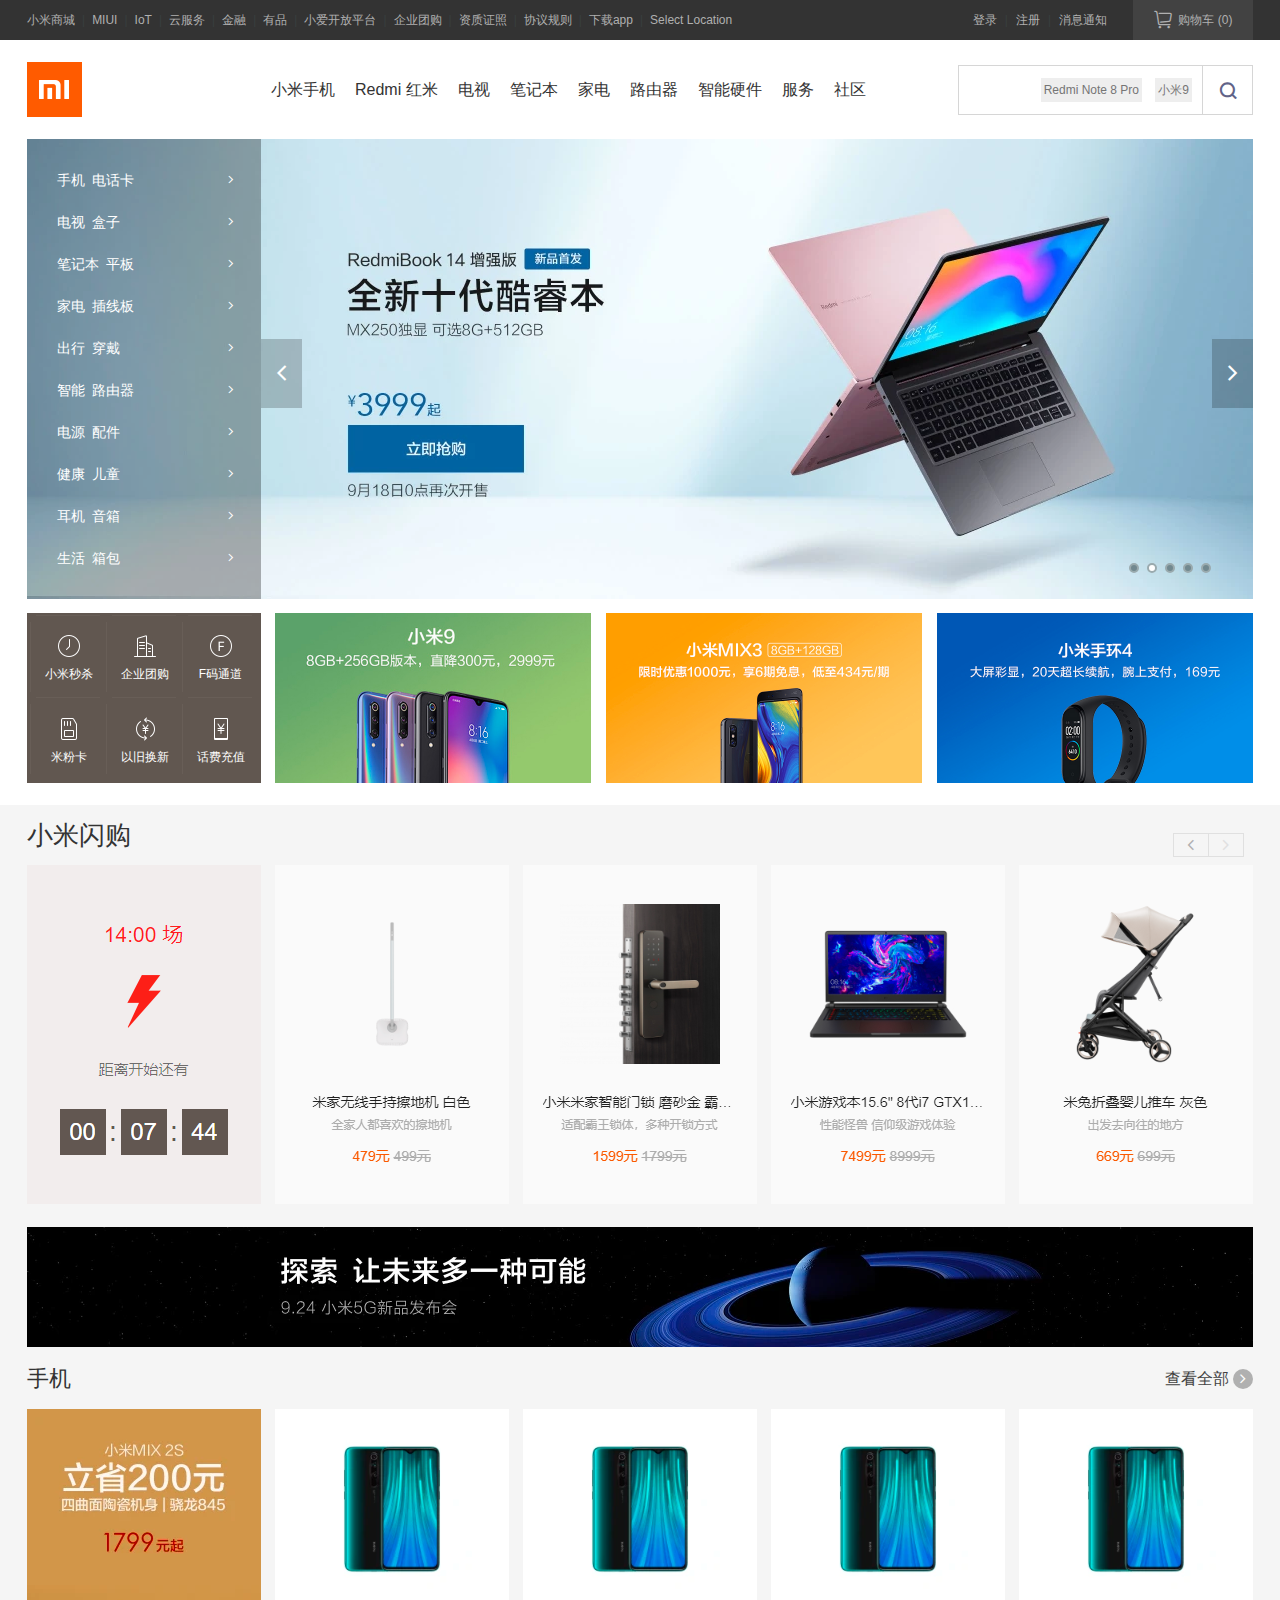
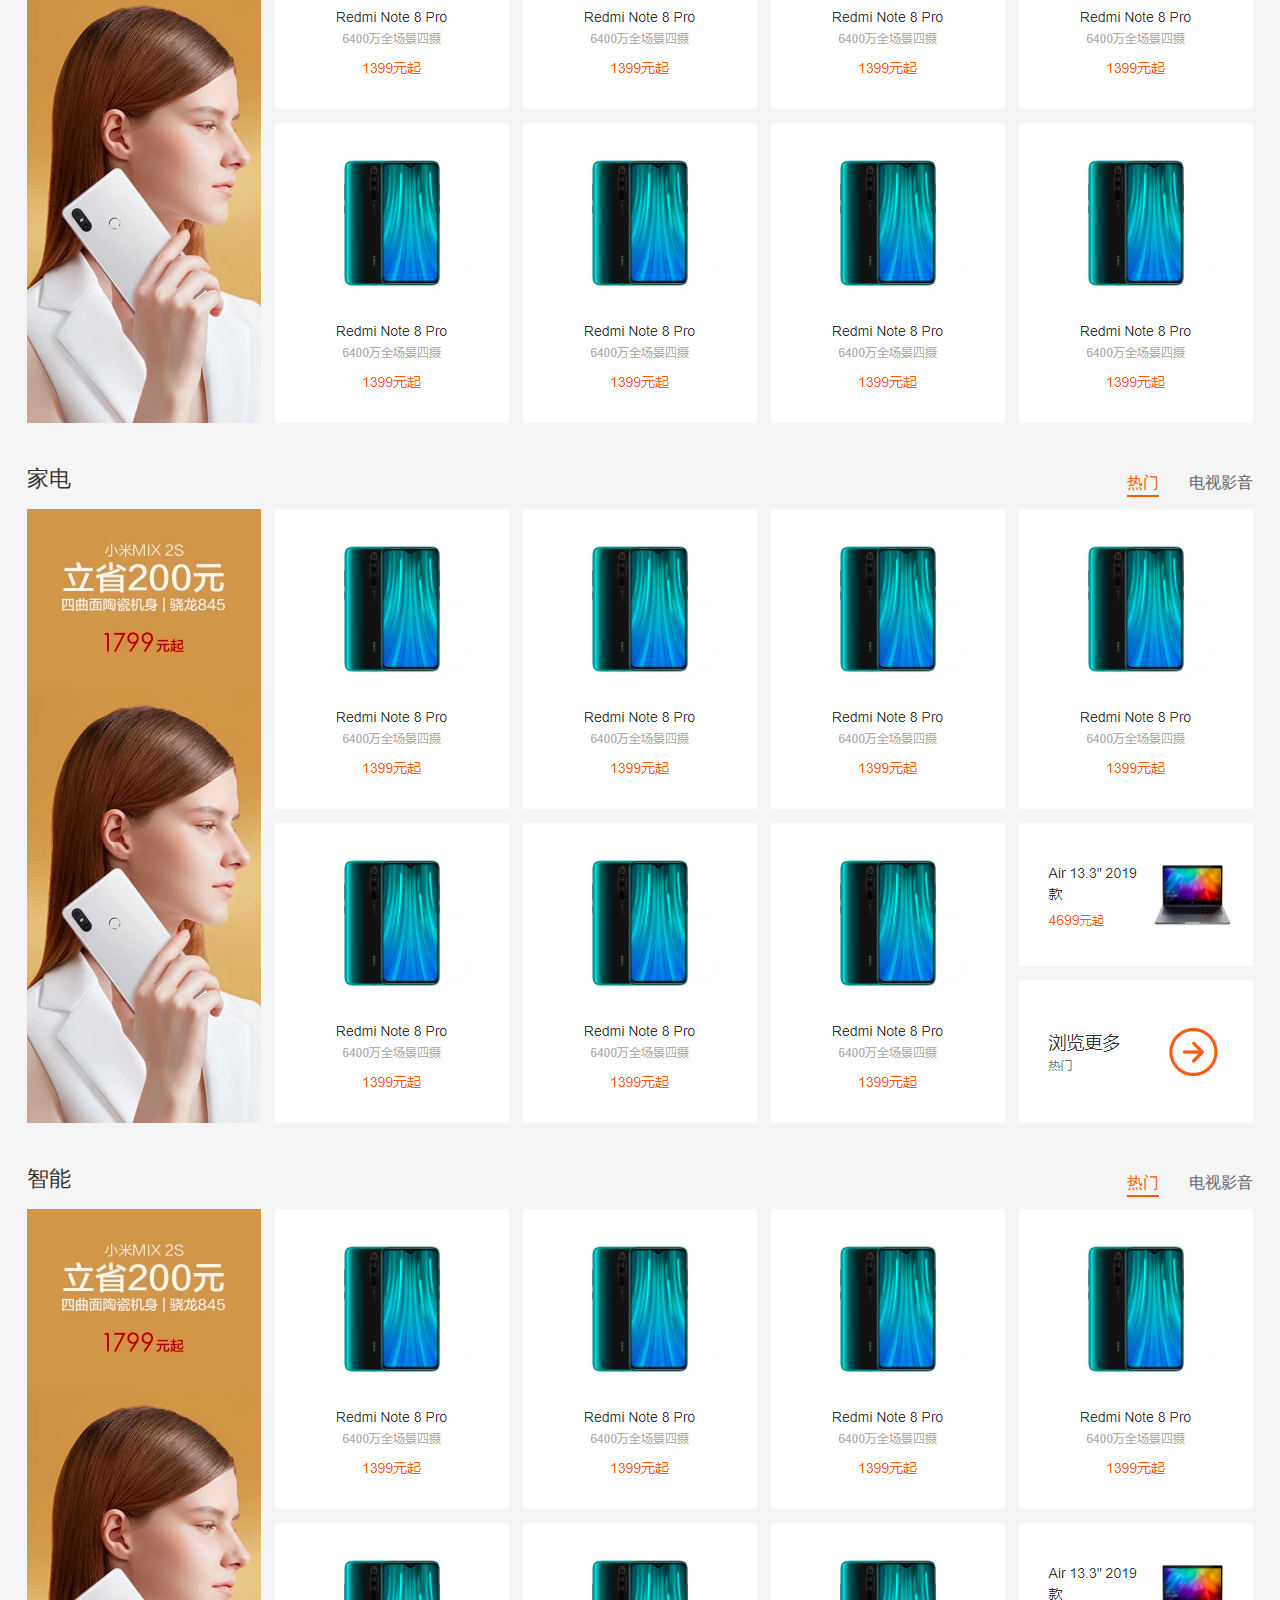
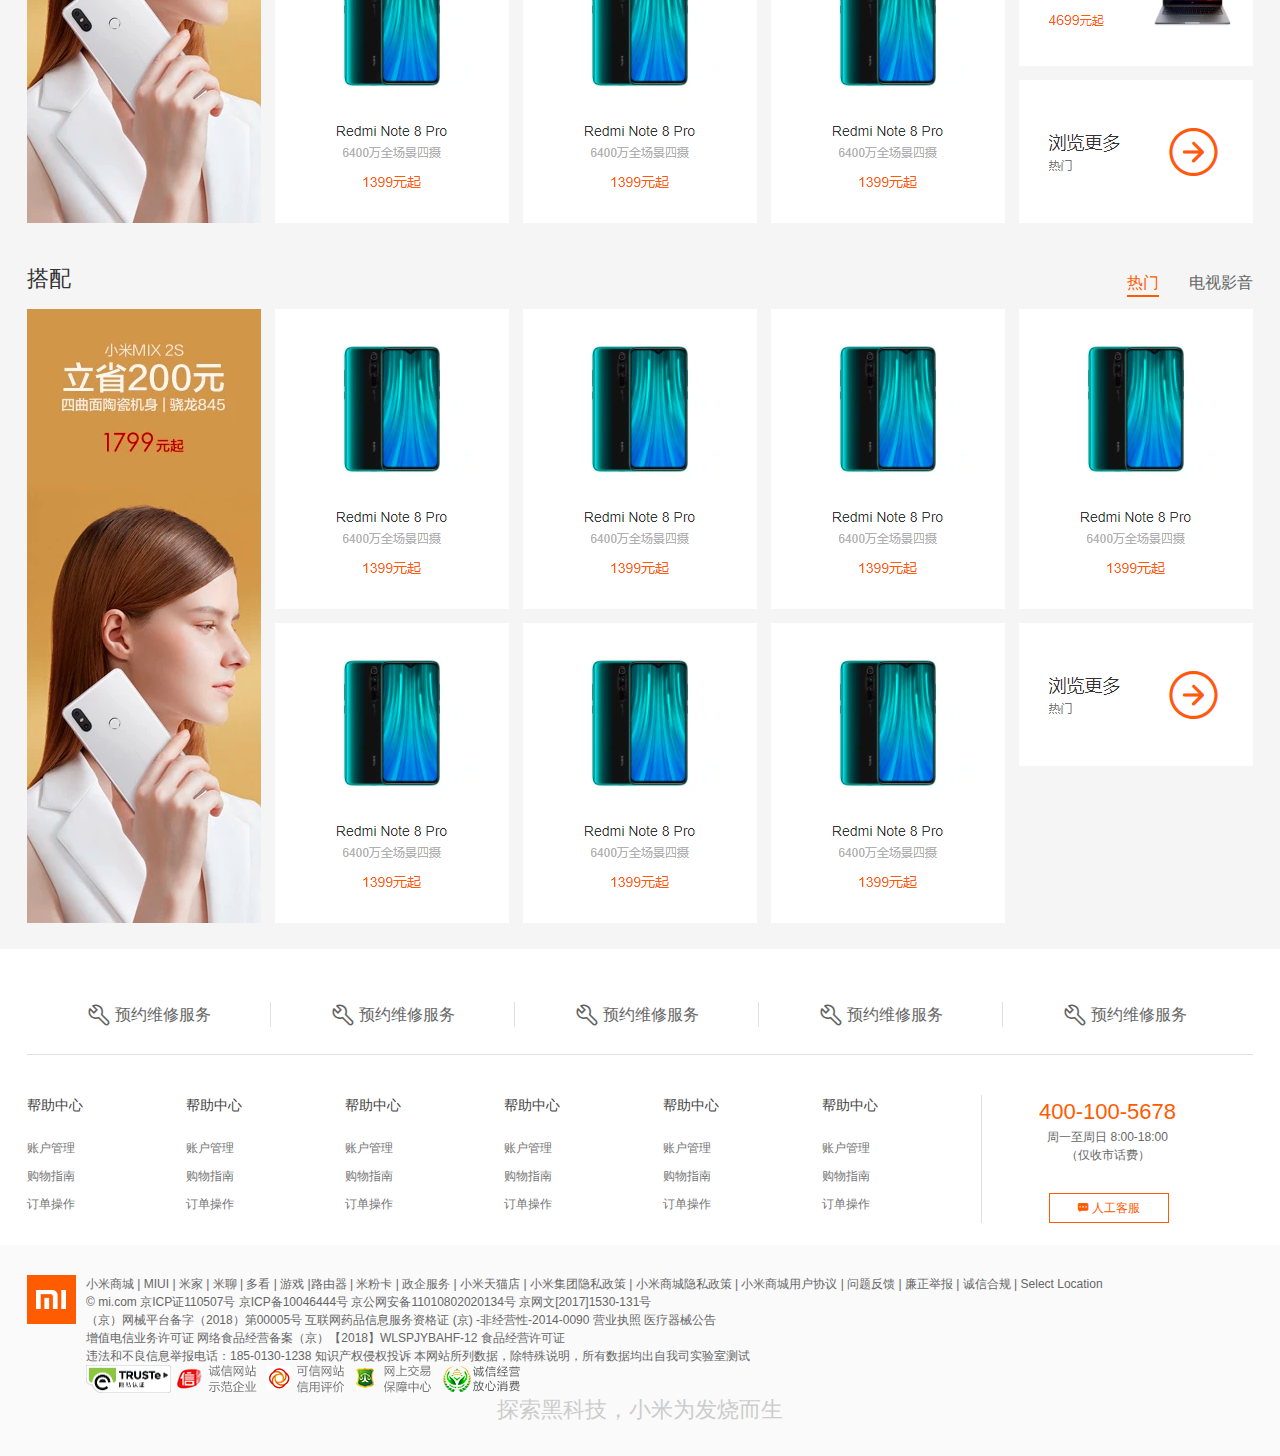
<file: index.html>
<!DOCTYPE html>
<html lang="en">

<head>
	<meta charset="UTF-8">
	<title>小米商城 - Redmi Note 8、小米CC9、小米MIX 3，小米电视官方网站</title>
	<meta name="descriptions"
		content="小米商城直营小米公司旗下所有产品，包括小米手机系列小米CC9、小米9、小米MIX 3，Redmi 红米系列Redmi K20 Pro、Redmi Note 8，小米电视、红米电视、笔记本、米家智能家居等，同时提供小米客户服务及售后支持。">
	<meta name="keywords" content="小米,小米9,小米cc9,Redmi K20,Redmi Note 8,小米MIX3,小米商城">
	<!-- 引入初始化样式文件 -->
	<link rel="stylesheet" href="css/base.css">
	<!-- 引入公共模块样式文件 -->
	<link rel="stylesheet" href="css/common.css">
	<!-- 引入首页样式文件 -->
	<link rel="stylesheet" href="css/index.css">
</head>

<body>
	<!-- topbar start -->
	<div class="topbar">
		<div class="w">
			<div class="topbar_left">
				<a href="#">小米商城</a>
				<a href="#" class="sep">|</a>
				<a href="#">MIUI</a>
				<a href="#" class="sep">|</a>
				<a href="#">IoT</a>
				<a href="#" class="sep">|</a>
				<a href="#">云服务</a>
				<a href="#" class="sep">|</a>
				<a href="#">金融</a>
				<a href="#" class="sep">|</a>
				<a href="#">有品</a>
				<a href="#" class="sep">|</a>
				<a href="#">小爱开放平台</a>
				<a href="#" class="sep">|</a>
				<a href="#">企业团购</a>
				<a href="#" class="sep">|</a>
				<a href="#">资质证照</a>
				<a href="#" class="sep">|</a>
				<a href="#">协议规则</a>
				<a href="#" class="sep">|</a>
				<a href="#">下载app</a>
				<a href="#" class="sep">|</a>
				<a href="#">Select Location</a>
			</div>
			<div class="topbar_right">
				<a href="login.html" class="login">登录</a>
				<a href="#" class="sep">|</a>
				<a class="reg">注册</a>
				<a href="#" class="sep">|</a>
				<a class="message">消息通知</a>
				<a class="shopcar">
					<i>&#xe654</i>购物车
					(<em>0</em>)
				</a>
			</div>
		</div>
	</div>
	<!-- topbar end -->

	<!-- header start -->
	<div class="header w">
		<a href="index.html" class="header_logo fl">

		</a>
		<div class="header_nav fl">
			<a href="#">小米手机</a>
			<a href="#">Redmi 红米</a>
			<a href="#">电视</a>
			<a href="#">笔记本</a>
			<a href="#">家电</a>
			<a href="#">路由器</a>
			<a href="#">智能硬件</a>
			<a href="service.html">服务</a>
			<a href="#">社区</a>
		</div>
		<div class="header_search fr">
			<div>
				<input type="text">
				<span class="hotwords word1">Redmi Note 8 Pro</span>
				<span class="hotwords word2">小米9</span>
			</div>
			<button>&#xe617;</button>
		</div>
	</div>
	<!-- header end -->

	<!-- banner start -->
	<div class="banner w">
		<ul class="banner_nav">
			<li><a href="#">手机</a>&nbsp;&nbsp;<a href="#">电话卡</a><span>&#xe75c;</span></li>
			<li><a href="#">电视</a>&nbsp;&nbsp;<a href="#">盒子</a><span>&#xe75c;</span></li>
			<li><a href="#">笔记本</a>&nbsp;&nbsp;<a href="#">平板</a><span>&#xe75c;</span></li>
			<li><a href="#">家电</a>&nbsp;&nbsp;<a href="#">插线板</a><span>&#xe75c;</span></li>
			<li><a href="#">出行</a>&nbsp;&nbsp;<a href="#">穿戴</a><span>&#xe75c;</span></li>
			<li><a href="#">智能</a>&nbsp;&nbsp;<a href="#">路由器</a><span>&#xe75c;</span></li>
			<li><a href="#">电源</a>&nbsp;&nbsp;<a href="#">配件</a><span>&#xe75c;</span></li>
			<li><a href="#">健康</a>&nbsp;&nbsp;<a href="#">儿童</a><span>&#xe75c;</span></li>
			<li><a href="list.html">耳机</a>&nbsp;&nbsp;<a href="#">音箱</a><span>&#xe75c;</span></li>
			<li><a href="#">生活</a>&nbsp;&nbsp;<a href="#">箱包</a><span>&#xe75c;</span></li>
		</ul>
		<ul class="banner_content">
			<li><a href="list.html"><img src="images/banner/banner_bg.webp" alt=""></a></li>
		</ul>
		<a href="#" class="arrow_left">&#xe75b;</a>
		<a href="#" class="arrow_right">&#xe75c;</a>
		<ol class="banner_index">
			<li></li>
			<li class="current"></li>
			<li></li>
			<li></li>
			<li></li>
		</ol>
	</div>
	<!-- banner end -->

	<!-- shortcut start -->
	<div class="shortcut w">
		<div class="shortcut_left">
			<ul>
				<li class="shadow_light">
					<img src="images/shortcut/shortcut_left/shortcut_left_item1.png" alt="">
					<p>小米秒杀</p>
				</li>
				<li class="shadow_light">
					<img src="images/shortcut/shortcut_left/shortcut_left_item2.png" alt="">
					<p>企业团购</p>
				</li>
				<li class="shadow_light">
					<img src="images/shortcut/shortcut_left/shortcut_left_item3.png" alt="">
					<p>F码通道</p>
				</li>
				<li class="shadow_light">
					<img src="images/shortcut/shortcut_left/shortcut_left_item4.png" alt="">
					<p>米粉卡</p>
				</li>
				<li class="shadow_light">
					<img src="images/shortcut/shortcut_left/shortcut_left_item5.png" alt="">
					<p>以旧换新</p>
				</li>
				<li class="shadow_light">
					<img src="images/shortcut/shortcut_left/shortcut_left_item6.png" alt="">
					<p>话费充值</p>
				</li>
			</ul>
		</div>
		<div class="shortcut_right">
			<div class="shortcut_right_item item1 shadow_light"></div>
			<div class="shortcut_right_item item2 shadow_light"></div>
			<div class="shortcut_right_item item3 shadow_light"></div>
		</div>
	</div>
	<!-- shortcut end -->

	<!-- 产品展示 开始 -->
	<div class="products">
		<div class="w">
			<!-- flashsale start -->
			<div class="flashsale">
				<div class="flashsale_head">
					<div class="left">
						<h3>小米闪购</h3>
					</div>
					<div class="right">
						<span class="prev">&#xe75b;</span><span class="next">&#xe75c;</span>
					</div>
				</div>
				<div class="flashsale_body">
					<ul>
						<li class="shadow_light"><img src="images/flashsale/flashsale_pic1.png" alt=""></li>
						<li class="shadow_light"><img src="images/flashsale/flashsale_pic2.png" alt=""></li>
						<li class="shadow_light"><img src="images/flashsale/flashsale_pic3.png" alt=""></li>
						<li class="shadow_light"><img src="images/flashsale/flashsale_pic4.png" alt=""></li>
						<li class="shadow_light"><img src="images/flashsale/flashsale_pic5.png" alt=""></li>
					</ul>
				</div>
				<div class="flashsale_foot">
					<img src="images/flashsale/flashsale_foot.png" alt="">
				</div>
			</div>
			<!-- flashsale end -->
			<!-- floor start -->
			<!-- 手机 -->
			<div class="phone">
				<div class="box_head">
					<div class="left fl">
						<h3>手机</h3>
					</div>
					<div class="right fr">
						<a href="#">
							查看全部
							<i>&#xe75c;</i>
						</a>
					</div>
				</div>
				<div class="box_body clearfix">
					<div class="left fl">
						<img src="images/floors/box_left.png" alt="">
					</div>
					<div class="right fr">
						<ul>
							<li><img src="images/floors/box_right_item1.png" alt=""></li>
							<li><img src="images/floors/box_right_item1.png" alt=""></li>
							<li><img src="images/floors/box_right_item1.png" alt=""></li>
							<li><img src="images/floors/box_right_item1.png" alt=""></li>
							<li><img src="images/floors/box_right_item1.png" alt=""></li>
							<li><img src="images/floors/box_right_item1.png" alt=""></li>
							<li><img src="images/floors/box_right_item1.png" alt=""></li>
							<li><img src="images/floors/box_right_item1.png" alt=""></li>
						</ul>
					</div>
				</div>
			</div>
			<!-- 家电 -->
			<div class="electrical">
				<div class="box_head">
					<div class="left fl">
						<h3>家电</h3>
					</div>
					<div class="right fr">
						<ul>
							<li class="current">热门</li>
							<li>电视影音</li>
						</ul>
					</div>
				</div>
				<div class="box_body clearfix">
					<div class="left fl">
						<img src="images/floors/box_left.png" alt="">
					</div>
					<div class="right fr">
						<ul>
							<li><img src="images/floors/box_right_item1.png" alt=""></li>
							<li><img src="images/floors/box_right_item1.png" alt=""></li>
							<li><img src="images/floors/box_right_item1.png" alt=""></li>
							<li><img src="images/floors/box_right_item1.png" alt=""></li>
							<li><img src="images/floors/box_right_item1.png" alt=""></li>
							<li><img src="images/floors/box_right_item1.png" alt=""></li>
							<li><img src="images/floors/box_right_item1.png" alt=""></li>
							<li class="more">
								<img src="images/floors/box_right_item_more1.png" alt=""><img
									src="images/floors/box_right_item_more2.png" alt=""></li>
						</ul>
					</div>
				</div>
			</div>
			<!-- 智能 -->
			<div class="intelligence">
				<div class="box_head">
					<div class="left fl">
						<h3>智能</h3>
					</div>
					<div class="right fr">
						<ul>
							<li class="current">热门</li>
							<li>电视影音</li>
						</ul>
					</div>
				</div>
				<div class="box_body clearfix">
					<div class="left fl">
						<img src="images/floors/box_left.png" alt="">
					</div>
					<div class="right fr">
						<ul>
							<li><img src="images/floors/box_right_item1.png" alt=""></li>
							<li><img src="images/floors/box_right_item1.png" alt=""></li>
							<li><img src="images/floors/box_right_item1.png" alt=""></li>
							<li><img src="images/floors/box_right_item1.png" alt=""></li>
							<li><img src="images/floors/box_right_item1.png" alt=""></li>
							<li><img src="images/floors/box_right_item1.png" alt=""></li>
							<li><img src="images/floors/box_right_item1.png" alt=""></li>
							<li class="more">
								<img src="images/floors/box_right_item_more1.png" alt=""><img
									src="images/floors/box_right_item_more2.png" alt=""></li>
						</ul>
					</div>
				</div>
			</div>
			<!-- 搭配 -->
			<div class="collocation">
				<div class="box_head">
					<div class="left fl">
						<h3>搭配</h3>
					</div>
					<div class="right fr">
						<ul>
							<li class="current">热门</li>
							<li>电视影音</li>
						</ul>
					</div>
				</div>
				<div class="box_body clearfix">
					<div class="left fl">
						<img src="images/floors/box_left.png" alt="">
					</div>
					<div class="right fr">
						<ul>
							<li><img src="images/floors/box_right_item1.png" alt=""></li>
							<li><img src="images/floors/box_right_item1.png" alt=""></li>
							<li><img src="images/floors/box_right_item1.png" alt=""></li>
							<li><img src="images/floors/box_right_item1.png" alt=""></li>
							<li><img src="images/floors/box_right_item1.png" alt=""></li>
							<li><img src="images/floors/box_right_item1.png" alt=""></li>
							<li><img src="images/floors/box_right_item1.png" alt=""></li>
							<li class="more"><img src="images/floors/box_right_item_more2.png" alt=""></li>
						</ul>
					</div>
				</div>
			</div>
			<!-- floor end -->
		</div>

	</div>
	<!-- 产品展示 结束 -->

	<!-- footer start -->
	<div class="footer">
		<div class="w">
			<!-- service start -->
			<div class="service">
				<ul>
					<li><a href="#"><em>&#xe62e;</em>预约维修服务</a></li>
					<li class="vertical_line"></li>
					<li><a href="#"><em>&#xe62e;</em>预约维修服务</a></li>
					<li class="vertical_line"></li>
					<li><a href="#"><em>&#xe62e;</em>预约维修服务</a></li>
					<li class="vertical_line"></li>
					<li><a href="#"><em>&#xe62e;</em>预约维修服务</a></li>
					<li class="vertical_line"></li>
					<li><a href="#"><em>&#xe62e;</em>预约维修服务</a></li>
				</ul>
			</div>
			<!-- service end -->
			<!-- links start -->
			<div class="links clearfix">
				<div class="links_left fl">
					<dl>
						<dt>帮助中心</dt>
						<dd>账户管理</dd>
						<dd>购物指南</dd>
						<dd>订单操作</dd>
					</dl>
					<dl>
						<dt>帮助中心</dt>
						<dd>账户管理</dd>
						<dd>购物指南</dd>
						<dd>订单操作</dd>
					</dl>
					<dl>
						<dt>帮助中心</dt>
						<dd>账户管理</dd>
						<dd>购物指南</dd>
						<dd>订单操作</dd>
					</dl>
					<dl>
						<dt>帮助中心</dt>
						<dd>账户管理</dd>
						<dd>购物指南</dd>
						<dd>订单操作</dd>
					</dl>
					<dl>
						<dt>帮助中心</dt>
						<dd>账户管理</dd>
						<dd>购物指南</dd>
						<dd>订单操作</dd>
					</dl>
					<dl>
						<dt>帮助中心</dt>
						<dd>账户管理</dd>
						<dd>购物指南</dd>
						<dd>订单操作</dd>
					</dl>
				</div>
				<div class="links_right fl">
					<p class="tel">400-100-5678</p>
					<p class="time_info">周一至周日 8:00-18:00 <br> （仅收市话费）</p>
					<a href="#" class="customer">
						<em>&#xe621;</em>
						人工客服
					</a>
				</div>

			</div>
			<!-- links end -->
		</div>
	</div>
	<!-- footer end -->

	<!-- info start -->
	<div class="info ">
		<div class="w clearfix">
			<div class="info_left fl">
				<img src="images/header/logo.png" alt="">
			</div>
			<div class="info_right fl">
				<p>
					小米商城 | MIUI | 米家 | 米聊 | 多看 | 游戏 |路由器 | 米粉卡 | 政企服务 | 小米天猫店 | 小米集团隐私政策 | 小米商城隐私政策 | 小米商城用户协议 |
					问题反馈 | 廉正举报 | 诚信合规 | Select Location
				</p>
				<p>
					© mi.com 京ICP证110507号 京ICP备10046444号 京公网安备11010802020134号 京网文[2017]1530-131号
				</p>
				<p>
					（京）网械平台备字（2018）第00005号 互联网药品信息服务资格证 (京) -非经营性-2014-0090 营业执照 医疗器械公告
				</p>
				<p>
					增值电信业务许可证 网络食品经营备案（京）【2018】WLSPJYBAHF-12 食品经营许可证
				</p>
				<p>
					违法和不良信息举报电话：185-0130-1238 知识产权侵权投诉 本网站所列数据，除特殊说明，所有数据均出自我司实验室测试
				</p>
				<div>
					<img src="images/info/info_01.png" alt="">
					<img src="images/info/info_02.png" alt="">
					<img src="images/info/info_03.png" alt="">
					<img src="images/info/info_04.png" alt="">
					<img src="images/info/info_05.png" alt="">
				</div>
			</div>
		</div>
		<div class="slogan">探索黑科技，小米为发烧而生</div>
	</div>
	<!-- info end -->

</body>

</html>
</file>
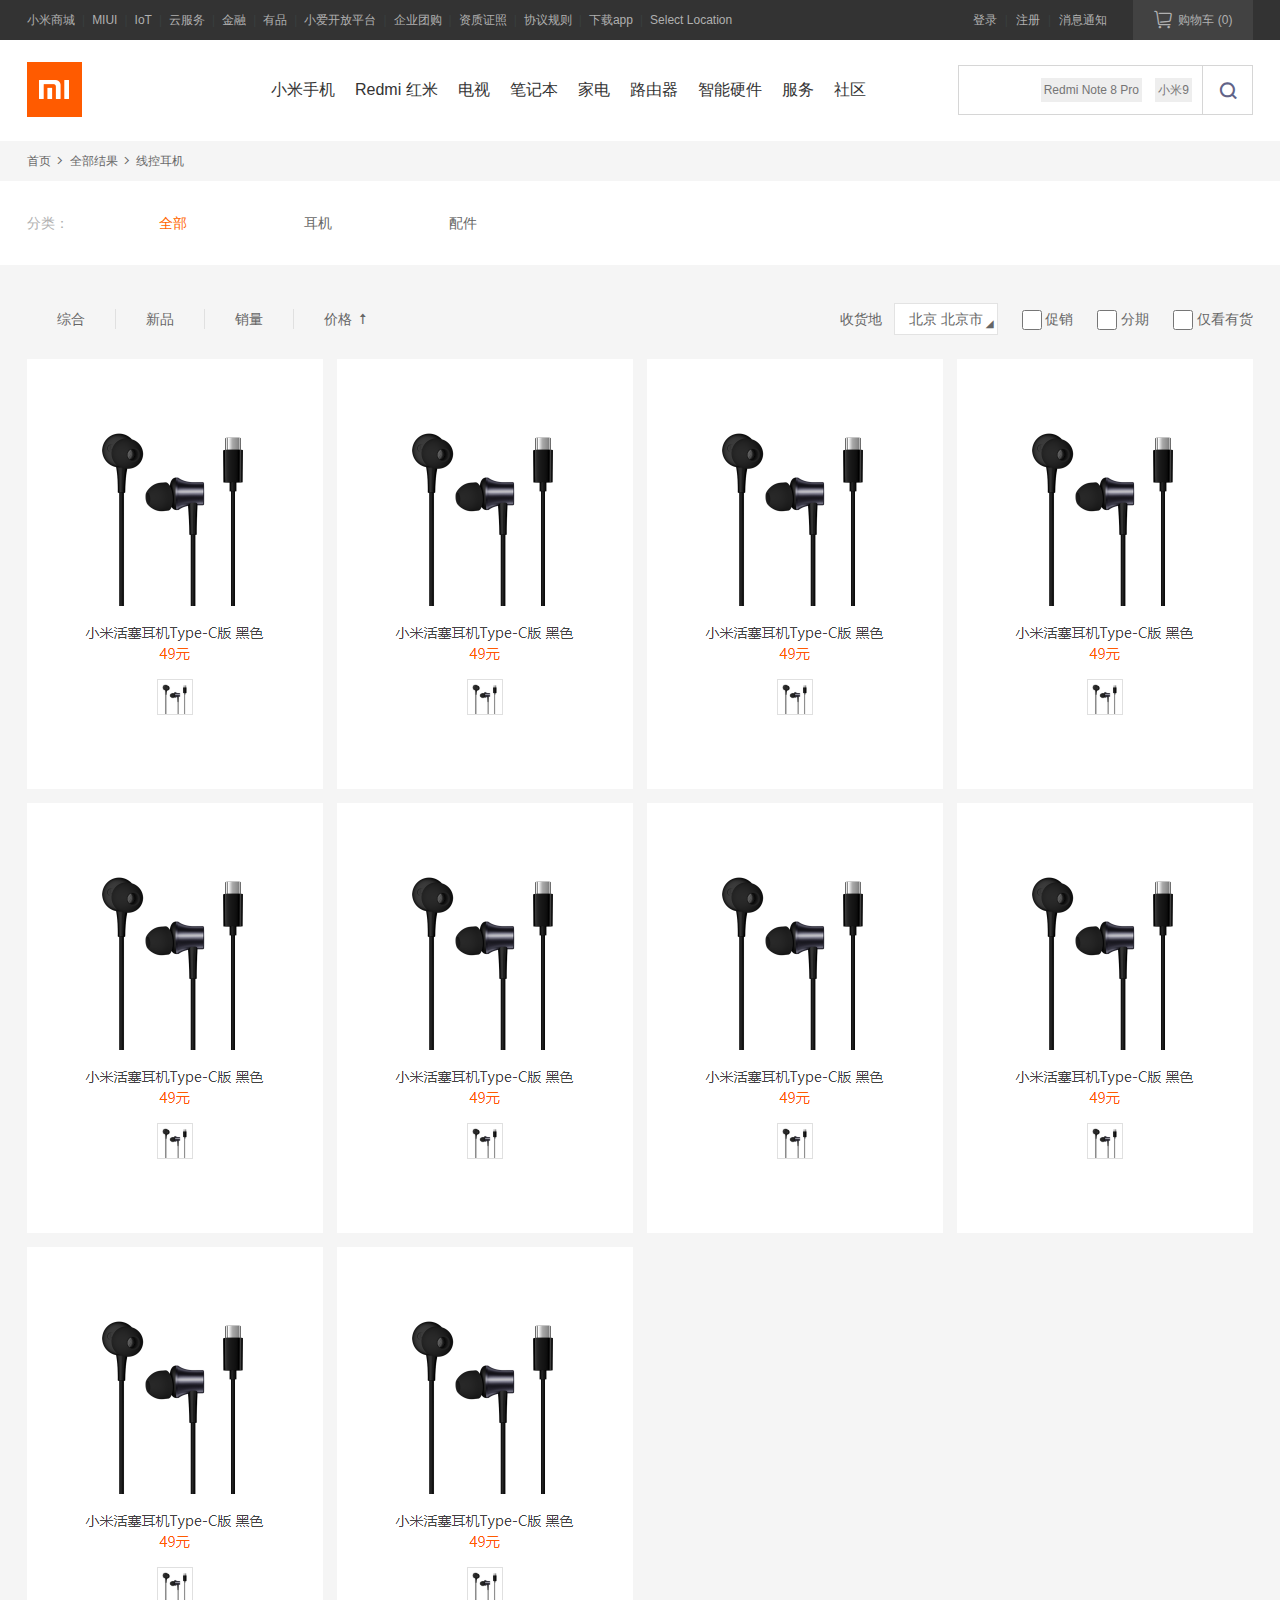
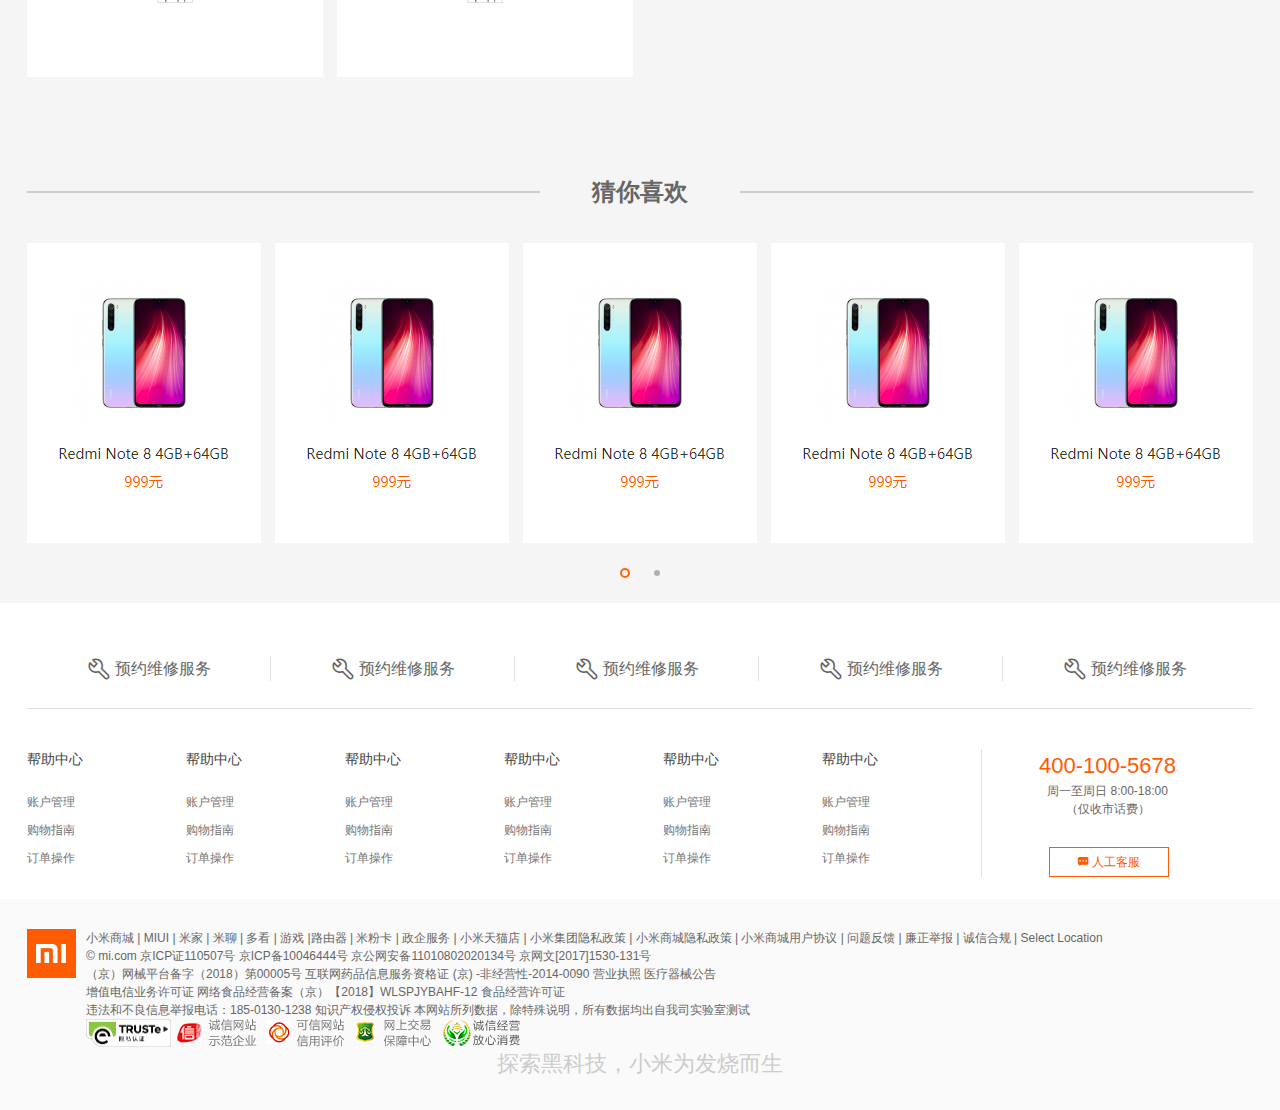
<file: list.html>
<!DOCTYPE html>
<html lang="en">

<head>
    <meta charset="UTF-8">
    <title>小米商城 - Redmi Note 8、小米CC9、小米MIX 3，小米电视官方网站</title>
    <meta name="descriptions"
        content="小米商城直营小米公司旗下所有产品，包括小米手机系列小米CC9、小米9、小米MIX 3，Redmi 红米系列Redmi K20 Pro、Redmi Note 8，小米电视、红米电视、笔记本、米家智能家居等，同时提供小米客户服务及售后支持。">
    <meta name="keywords" content="小米,小米9,小米cc9,Redmi K20,Redmi Note 8,小米MIX3,小米商城">
    <!-- 引入初始化样式文件 -->
    <link rel="stylesheet" href="css/base.css">
    <!-- 引入公共模块样式文件 -->
    <link rel="stylesheet" href="css/common.css">
    <!-- 引入列表页样式文件 -->
    <link rel="stylesheet" href="css/list.css">
</head>

<body>
    <!-- topbar start -->
    <div class="topbar">
        <div class="w">
            <div class="topbar_left">
                <a href="#">小米商城</a>
                <a href="#" class="sep">|</a>
                <a href="#">MIUI</a>
                <a href="#" class="sep">|</a>
                <a href="#">IoT</a>
                <a href="#" class="sep">|</a>
                <a href="#">云服务</a>
                <a href="#" class="sep">|</a>
                <a href="#">金融</a>
                <a href="#" class="sep">|</a>
                <a href="#">有品</a>
                <a href="#" class="sep">|</a>
                <a href="#">小爱开放平台</a>
                <a href="#" class="sep">|</a>
                <a href="#">企业团购</a>
                <a href="#" class="sep">|</a>
                <a href="#">资质证照</a>
                <a href="#" class="sep">|</a>
                <a href="#">协议规则</a>
                <a href="#" class="sep">|</a>
                <a href="#">下载app</a>
                <a href="#" class="sep">|</a>
                <a href="#">Select Location</a>
            </div>
            <div class="topbar_right">
                <a class="login">登录</a>
                <a href="#" class="sep">|</a>
                <a class="reg">注册</a>
                <a href="#" class="sep">|</a>
                <a class="message">消息通知</a>
                <a class="shopcar">
                    <i>&#xe654</i>购物车
                    (<em>0</em>)
                </a>
            </div>
        </div>
    </div>
    <!-- topbar end -->

    <!-- header start -->
    <div class="header w">
        <a href="index.html" class="header_logo fl">

        </a>
        <div class="header_nav fl">
            <a href="#">小米手机</a>
            <a href="#">Redmi 红米</a>
            <a href="#">电视</a>
            <a href="#">笔记本</a>
            <a href="#">家电</a>
            <a href="#">路由器</a>
            <a href="#">智能硬件</a>
            <a href="#">服务</a>
            <a href="#">社区</a>
        </div>
        <div class="header_search fr">
            <div>
                <input type="text">
                <span class="hotwords word1">Redmi Note 8 Pro</span>
                <span class="hotwords word2">小米9</span>
            </div>
            <button>&#xe617;</button>
        </div>
    </div>
    <!-- header end -->

    <!-- list_index start -->
    <div class="list_index">
        <div class="w">
            <a href="#">首页</a>
            <a href="#" class="space">&#xe75c;</a>
            <a href="#">全部结果</a>
            <a href="#" class="space">&#xe75c;</a>
            <a href="#">线控耳机</a>
        </div>
    </div>
    <!-- list_index end -->

    <!-- list_type start -->
    <div class="list_type">
        <div class="w">
            <span>分类：</span>
            <a href="#" class="current">全部</a>
            <a href="#">耳机</a>
            <a href="#">配件</a>
        </div>
    </div>
    <!-- list_type end -->

    <!-- list_main start -->
    <div class="list_main">
        <div class="w">
            <div class="list_main_head">
                <ul class="order-list">
                    <li>综合</li>
                    <li class="spacer"></li>
                    <li>新品</li>
                    <li class="spacer"></li>
                    <li>销量</li>
                    <li class="spacer"></li>
                    <li>价格 &#xe749;</li>
                </ul>
                <div class="type-list">
                    <span>收货地</span>
                    <a href="#"> 北京 北京市<em>&#xe645</em></a>
                    <input type="checkbox"> 促销
                    <input type="checkbox"> 分期
                    <input type="checkbox"> 仅看有货
                </div>
            </div>
            <div class="list_main_body">
                <ul class="clearfix">
                    <li><img src="images/list/list_main_item1.png" alt=""></li>
                    <li><img src="images/list/list_main_item1.png" alt=""></li>
                    <li><img src="images/list/list_main_item1.png" alt=""></li>
                    <li><img src="images/list/list_main_item1.png" alt=""></li>
                    <li><img src="images/list/list_main_item1.png" alt=""></li>
                    <li><img src="images/list/list_main_item1.png" alt=""></li>
                    <li><img src="images/list/list_main_item1.png" alt=""></li>
                    <li><img src="images/list/list_main_item1.png" alt=""></li>
                    <li><img src="images/list/list_main_item1.png" alt=""></li>
                    <li><img src="images/list/list_main_item1.png" alt=""></li>
                </ul>
            </div>
        </div>
    </div>
    <!-- list_main end -->

    <!-- favourite start -->
    <div class="list_favourite">
        <div class="w">
            <h1>
                <p>猜你喜欢</p>
            </h1>
            <ul class="clearfix">
                <li><img src="images/list/list_favourite_item01.png" alt=""></li>
                <li><img src="images/list/list_favourite_item01.png" alt=""></li>
                <li><img src="images/list/list_favourite_item01.png" alt=""></li>
                <li><img src="images/list/list_favourite_item01.png" alt=""></li>
                <li><img src="images/list/list_favourite_item01.png" alt=""></li>
            </ul>
            <ol>
                <li class="current"></li>
                <li></li>
            </ol>
        </div>
    </div>
    <!-- favourite end -->

    <!-- footer start -->
    <div class="footer">
        <div class="w">
            <!-- service start -->
            <div class="service">
                <ul>
                    <li><a href="#"><em>&#xe62e;</em>预约维修服务</a></li>
                    <li class="vertical_line"></li>
                    <li><a href="#"><em>&#xe62e;</em>预约维修服务</a></li>
                    <li class="vertical_line"></li>
                    <li><a href="#"><em>&#xe62e;</em>预约维修服务</a></li>
                    <li class="vertical_line"></li>
                    <li><a href="#"><em>&#xe62e;</em>预约维修服务</a></li>
                    <li class="vertical_line"></li>
                    <li><a href="#"><em>&#xe62e;</em>预约维修服务</a></li>
                </ul>
            </div>
            <!-- service end -->
            <!-- links start -->
            <div class="links clearfix">
                <div class="links_left fl">
                    <dl>
                        <dt>帮助中心</dt>
                        <dd>账户管理</dd>
                        <dd>购物指南</dd>
                        <dd>订单操作</dd>
                    </dl>
                    <dl>
                        <dt>帮助中心</dt>
                        <dd>账户管理</dd>
                        <dd>购物指南</dd>
                        <dd>订单操作</dd>
                    </dl>
                    <dl>
                        <dt>帮助中心</dt>
                        <dd>账户管理</dd>
                        <dd>购物指南</dd>
                        <dd>订单操作</dd>
                    </dl>
                    <dl>
                        <dt>帮助中心</dt>
                        <dd>账户管理</dd>
                        <dd>购物指南</dd>
                        <dd>订单操作</dd>
                    </dl>
                    <dl>
                        <dt>帮助中心</dt>
                        <dd>账户管理</dd>
                        <dd>购物指南</dd>
                        <dd>订单操作</dd>
                    </dl>
                    <dl>
                        <dt>帮助中心</dt>
                        <dd>账户管理</dd>
                        <dd>购物指南</dd>
                        <dd>订单操作</dd>
                    </dl>
                </div>
                <div class="links_right fl">
                    <p class="tel">400-100-5678</p>
                    <p class="time_info">周一至周日 8:00-18:00 <br> （仅收市话费）</p>
                    <a href="#" class="customer">
                        <em>&#xe621;</em>
                        人工客服
                    </a>
                </div>

            </div>
            <!-- links end -->
        </div>
    </div>
    <!-- footer end -->

    <!-- info start -->
    <div class="info ">
        <div class="w clearfix">
            <div class="info_left fl">
                <img src="images/header/logo.png" alt="">
            </div>
            <div class="info_right fl">
                <p>
                    小米商城 | MIUI | 米家 | 米聊 | 多看 | 游戏 |路由器 | 米粉卡 | 政企服务 | 小米天猫店 | 小米集团隐私政策 | 小米商城隐私政策 | 小米商城用户协议 |
                    问题反馈 | 廉正举报 | 诚信合规 | Select Location
                </p>
                <p>
                    © mi.com 京ICP证110507号 京ICP备10046444号 京公网安备11010802020134号 京网文[2017]1530-131号
                </p>
                <p>
                    （京）网械平台备字（2018）第00005号 互联网药品信息服务资格证 (京) -非经营性-2014-0090 营业执照 医疗器械公告
                </p>
                <p>
                    增值电信业务许可证 网络食品经营备案（京）【2018】WLSPJYBAHF-12 食品经营许可证
                </p>
                <p>
                    违法和不良信息举报电话：185-0130-1238 知识产权侵权投诉 本网站所列数据，除特殊说明，所有数据均出自我司实验室测试
                </p>
                <div>
                    <img src="images/info/info_01.png" alt="">
                    <img src="images/info/info_02.png" alt="">
                    <img src="images/info/info_03.png" alt="">
                    <img src="images/info/info_04.png" alt="">
                    <img src="images/info/info_05.png" alt="">
                </div>
            </div>
        </div>
        <div class="slogan">探索黑科技，小米为发烧而生</div>
    </div>
    <!-- info end -->

</body>

</html>
</file>
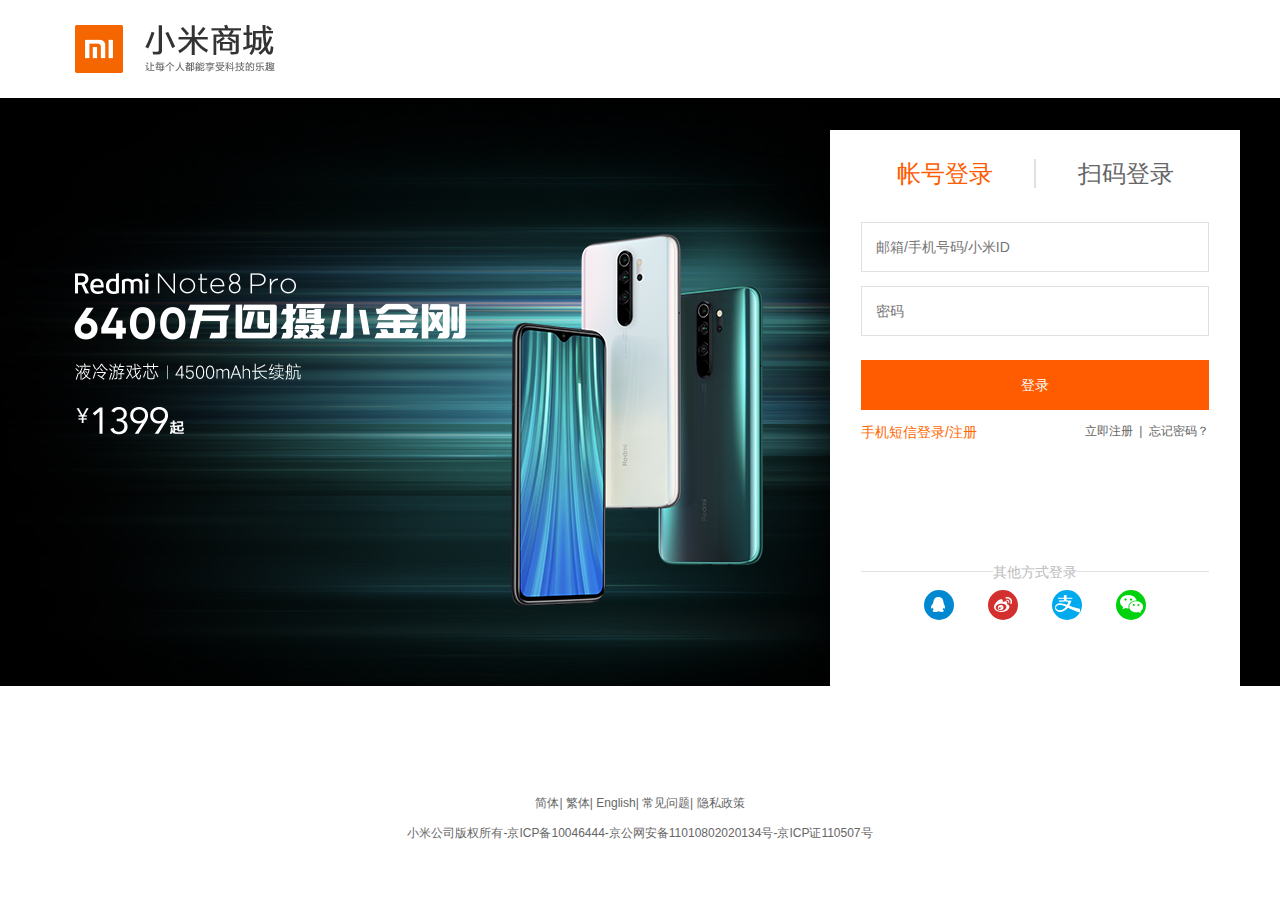
<file: login.html>
<!DOCTYPE html>
<html lang="en">

<head>
    <meta charset="UTF-8">
    <meta name="viewport" content="width=device-width, initial-scale=1.0">
    <meta http-equiv="X-UA-Compatible" content="ie=edge">
    <title>小米商城 - 登录</title>
    <!-- 引入初始化样式文件 -->
    <link rel="stylesheet" href="css/base.css">
    <!-- 引入登录页面样式文件 -->
    <link rel="stylesheet" href="css/login.css">
</head>

<body>
    <!-- header start -->
    <div class="header w">
        <a href="index.html">
            <img src="images/login/mistore_logo.png" alt="">
        </a>
    </div>
    <!-- header end -->

    <!-- login_area start -->
    <div class="login_area">
        <div class="login_form">
            <ul class="clearfix">
                <li class="current">帐号登录</li>
                <li class="spacer"></li>
                <li>扫码登录</li>
            </ul>
            <form action="">
                <input type="text" name="user" placeholder="邮箱/手机号码/小米ID">
                <input type="password" placeholder="密码" name="password">
                <button>登录</button>
            </form>
            <div class="login_tips clearfix">
                <div class="tips_left">手机短信登录/注册</div>
                <div class="tips_right">立即注册&nbsp;&nbsp;|&nbsp;&nbsp;忘记密码？</div>
            </div>
            <div class="login_type">
                <div class="login_type_title">
                    <p>其他方式登录</p>
                </div>
                <ul class="login_type_icons">
                    <li class="item1">
                        <i></i>
                    </li>
                    <li class="item2">
                        <i></i>
                    </li>
                    <li class="item3">
                        <i></i>
                    </li>
                    <li class="item4">
                        <i></i>
                    </li>
                </ul>
            </div>
        </div>
    </div>
    <!-- login_area end -->

    <!-- login_footer start -->
    <div class="login_footer">
        <p>简体| 繁体| English| 常见问题| 隐私政策</p>
        <p>小米公司版权所有-京ICP备10046444-京公网安备11010802020134号-京ICP证110507号</p>
    </div>
    <!-- login_footer end -->

</body>

</html>
</file>
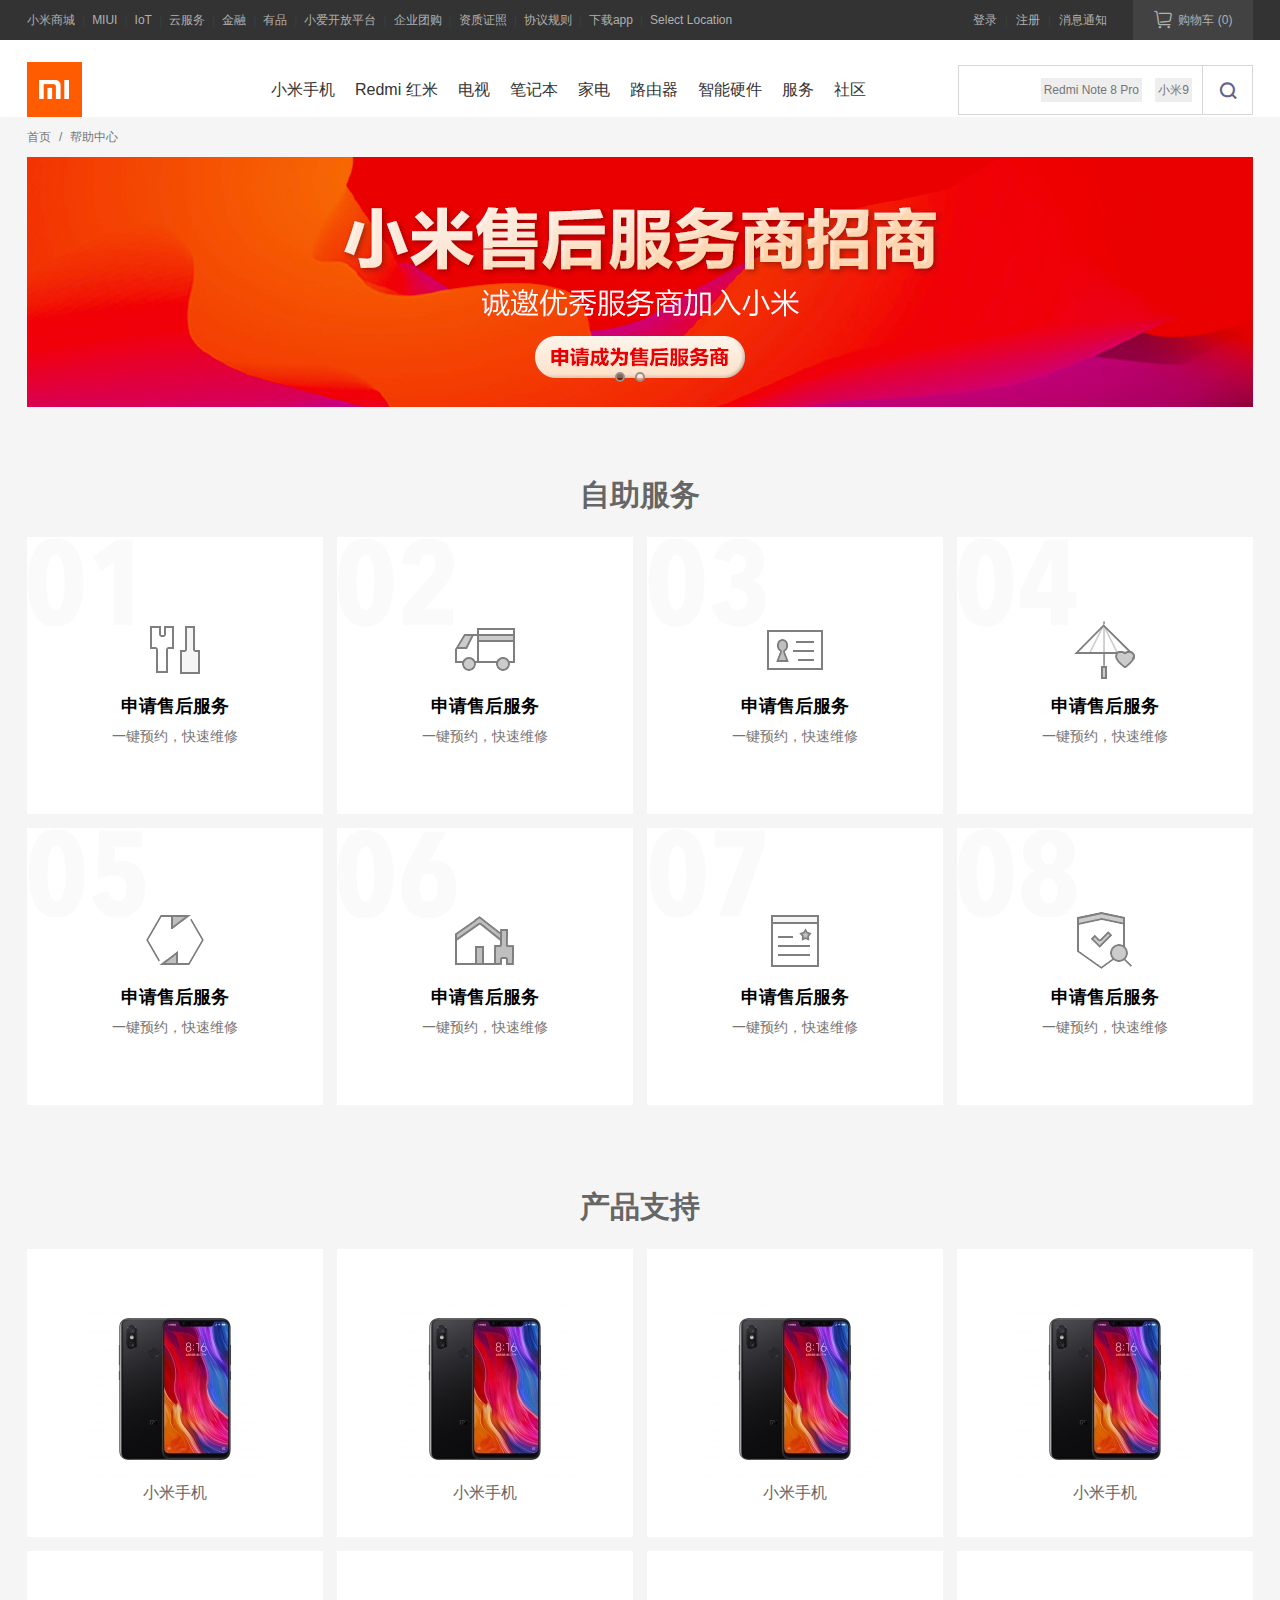
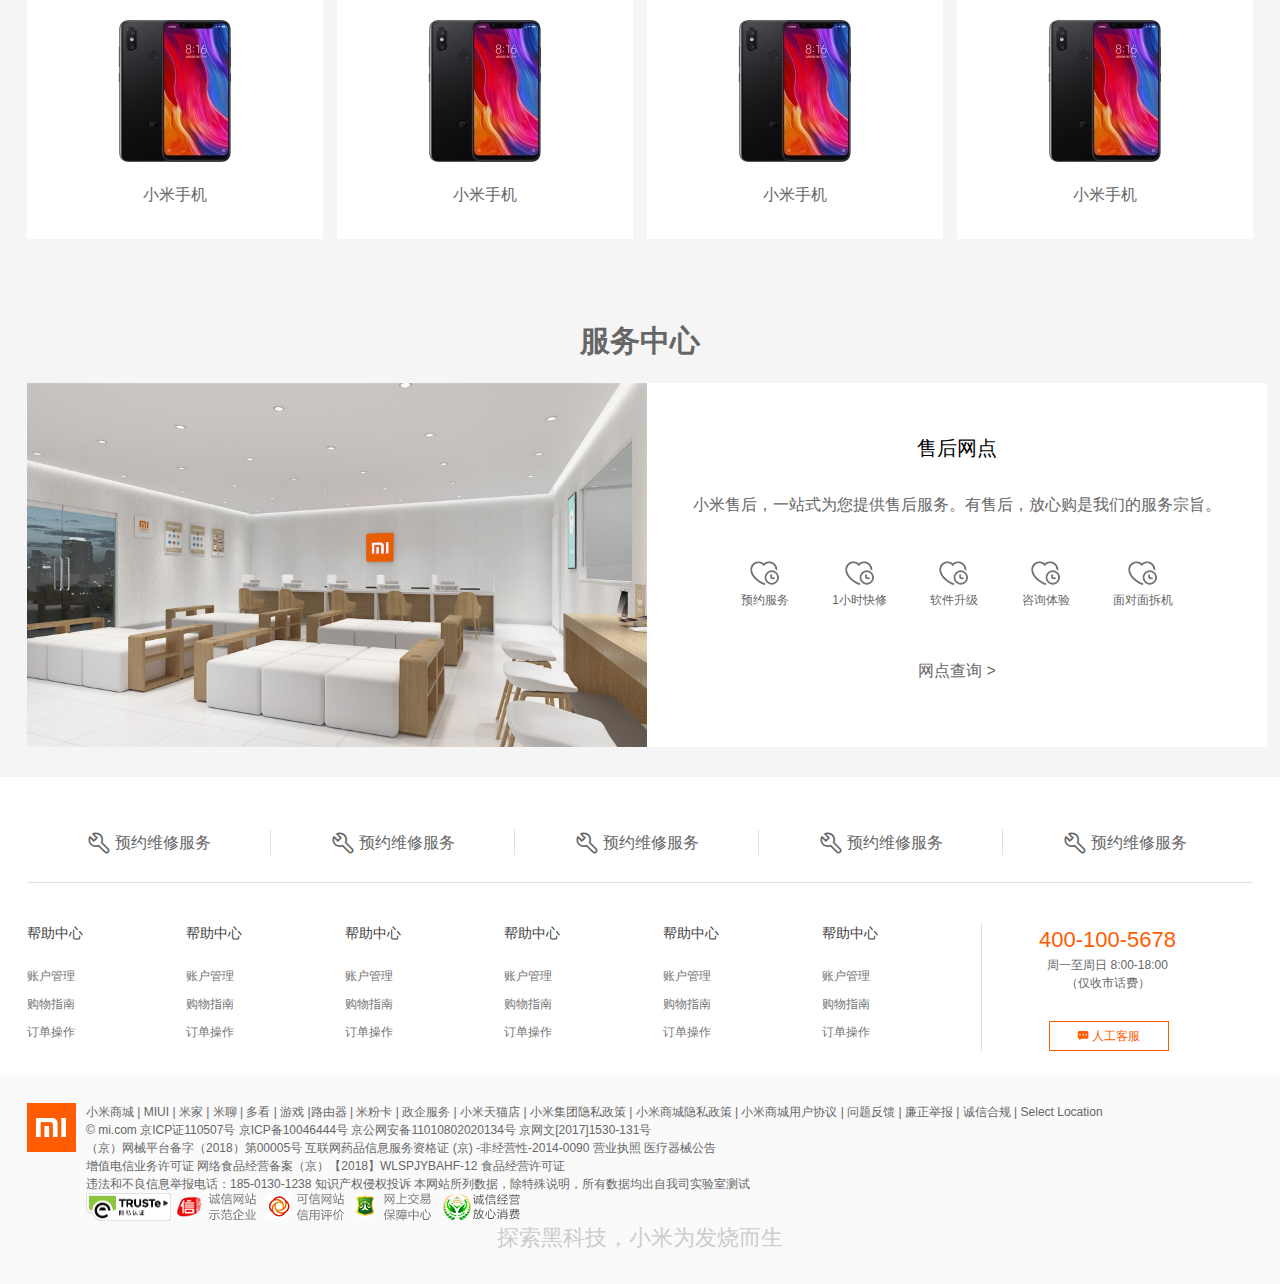
<file: service.html>
<!DOCTYPE html>
<html lang="en">

<head>
    <meta charset="UTF-8">
    <meta name="viewport" content="width=device-width, initial-scale=1.0">
    <meta http-equiv="X-UA-Compatible" content="ie=edge">
    <title>小米帮助中心-小米商城</title>
    <!-- 引入初始化样式文件 -->
    <link rel="stylesheet" href="css/base.css">
    <!-- 引入公共模块样式文件 -->
    <link rel="stylesheet" href="css/common.css">
    <!-- 引入帮助中心页面样式文件 -->
    <link rel="stylesheet" href="css/service.css">
</head>

<body>
    <!-- topbar start -->
    <div class="topbar">
        <div class="w">
            <div class="topbar_left">
                <a href="#">小米商城</a>
                <a href="#" class="sep">|</a>
                <a href="#">MIUI</a>
                <a href="#" class="sep">|</a>
                <a href="#">IoT</a>
                <a href="#" class="sep">|</a>
                <a href="#">云服务</a>
                <a href="#" class="sep">|</a>
                <a href="#">金融</a>
                <a href="#" class="sep">|</a>
                <a href="#">有品</a>
                <a href="#" class="sep">|</a>
                <a href="#">小爱开放平台</a>
                <a href="#" class="sep">|</a>
                <a href="#">企业团购</a>
                <a href="#" class="sep">|</a>
                <a href="#">资质证照</a>
                <a href="#" class="sep">|</a>
                <a href="#">协议规则</a>
                <a href="#" class="sep">|</a>
                <a href="#">下载app</a>
                <a href="#" class="sep">|</a>
                <a href="#">Select Location</a>
            </div>
            <div class="topbar_right">
                <a class="login">登录</a>
                <a href="#" class="sep">|</a>
                <a class="reg">注册</a>
                <a href="#" class="sep">|</a>
                <a class="message">消息通知</a>
                <a class="shopcar">
                    <i>&#xe654</i>购物车
                    (<em>0</em>)
                </a>
            </div>
        </div>
    </div>
    <!-- topbar end -->

    <!-- header start -->
    <div class="header w">
        <a href="index.html" class="header_logo fl">

        </a>
        <div class="header_nav fl">
            <a href="#">小米手机</a>
            <a href="#">Redmi 红米</a>
            <a href="#">电视</a>
            <a href="#">笔记本</a>
            <a href="#">家电</a>
            <a href="#">路由器</a>
            <a href="#">智能硬件</a>
            <a href="#">服务</a>
            <a href="#">社区</a>
        </div>
        <div class="header_search fr">
            <div>
                <input type="text">
                <span class="hotwords word1">Redmi Note 8 Pro</span>
                <span class="hotwords word2">小米9</span>
            </div>
            <button>&#xe617;</button>
        </div>
    </div>
    <!-- header end -->

    <!-- service_box start -->
    <div class="service_box">
        <div class="w">
            <!-- service_swiper start -->
            <div class="service_swiper">
                <div class="service_swiper_head">
                    <a href="#">首页</a>
                    <span>/</span>
                    <a href="#">帮助中心</a>
                </div>
                <div class="service_swiper_body">
                    <ul>
                        <li><img src="images/service/slider.jpg" alt=""></li>
                    </ul>
                    <ol>
                        <li class="current"></li>
                        <li></li>
                    </ol>
                </div>
            </div>
            <!-- service_swiper end -->
            <!-- service_area start -->
            <div class="service_area self_area">
                <h2>自助服务</h2>
                <ul class="clearfix">
                    <li>
                        <a href="#">
                            <img src="images/service/selfservice_icon1.png" alt="">
                            <h3>申请售后服务</h3>
                            <p>一键预约，快速维修</p>
                        </a>
                    </li>
                    <li>
                        <a href="#">
                            <img src="images/service/selfservice_icon2.png" alt="">
                            <h3>申请售后服务</h3>
                            <p>一键预约，快速维修</p>
                        </a>
                    </li>
                    <li>
                        <a href="#">
                            <img src="images/service/selfservice_icon3.png" alt="">
                            <h3>申请售后服务</h3>
                            <p>一键预约，快速维修</p>
                        </a>
                    </li>
                    <li>
                        <a href="#">
                            <img src="images/service/selfservice_icon4.png" alt="">
                            <h3>申请售后服务</h3>
                            <p>一键预约，快速维修</p>
                        </a>
                    </li>
                    <li>
                        <a href="#">
                            <img src="images/service/selfservice_icon5.png" alt="">
                            <h3>申请售后服务</h3>
                            <p>一键预约，快速维修</p>
                        </a>
                    </li>
                    <li>
                        <a href="#">
                            <img src="images/service/selfservice_icon6.png" alt="">
                            <h3>申请售后服务</h3>
                            <p>一键预约，快速维修</p>
                        </a>
                    </li>
                    <li>
                        <a href="#">
                            <img src="images/service/selfservice_icon7.png" alt="">
                            <h3>申请售后服务</h3>
                            <p>一键预约，快速维修</p>
                        </a>
                    </li>
                    <li>
                        <a href="#">
                            <img src="images/service/selfservice_icon8.png" alt="">
                            <h3>申请售后服务</h3>
                            <p>一键预约，快速维修</p>
                        </a>
                    </li>
                </ul>
            </div>
            <!-- service_area end -->
            <!-- service_area start -->
            <div class="service_area goods">
                <h2>产品支持</h2>
                <ul class="self_are clearfix">
                    <li>
                        <a href="">
                            <img src="images/service/product_pic01.jpg" alt="">
                            <p>小米手机</p>
                        </a>
                    </li>
                    <li>
                        <a href="">
                            <img src="images/service/product_pic01.jpg" alt="">
                            <p>小米手机</p>
                        </a>
                    </li>
                    <li>
                        <a href="">
                            <img src="images/service/product_pic01.jpg" alt="">
                            <p>小米手机</p>
                        </a>
                    </li>
                    <li>
                        <a href="">
                            <img src="images/service/product_pic01.jpg" alt="">
                            <p>小米手机</p>
                        </a>
                    </li>
                    <li>
                        <a href="">
                            <img src="images/service/product_pic01.jpg" alt="">
                            <p>小米手机</p>
                        </a>
                    </li>
                    <li>
                        <a href="">
                            <img src="images/service/product_pic01.jpg" alt="">
                            <p>小米手机</p>
                        </a>
                    </li>
                    <li>
                        <a href="">
                            <img src="images/service/product_pic01.jpg" alt="">
                            <p>小米手机</p>
                        </a>
                    </li>
                    <li>
                        <a href="">
                            <img src="images/service/product_pic01.jpg" alt="">
                            <p>小米手机</p>
                        </a>
                    </li>
                </ul>
            </div>
            <!-- service_area end -->
            <!-- service_area start -->
            <div class="service_area center">
                <h2>服务中心</h2>
                <ul class="self_are clearfix">
                    <li>
                        <img src="images/service/serviceCenter.jpg" alt="">
                    </li>
                    <li>
                        <h4>售后网点</h4>
                        <p>小米售后，一站式为您提供售后服务。有售后，放心购是我们的服务宗旨。</p>
                        <div class="clearfix">
                            <dl>
                                <dt>
                                    <img src="images/service/serviceCenter_icon1.png" alt="">
                                </dt>
                                <dd>预约服务</dd>
                            </dl>
                            <dl>
                                <dt>
                                    <img src="images/service/serviceCenter_icon1.png" alt="">
                                </dt>
                                <dd>1小时快修</dd>
                            </dl>
                            <dl>
                                <dt>
                                    <img src="images/service/serviceCenter_icon1.png" alt="">
                                </dt>
                                <dd>软件升级</dd>
                            </dl>
                            <dl>
                                <dt>
                                    <img src="images/service/serviceCenter_icon1.png" alt="">
                                </dt>
                                <dd>咨询体验</dd>
                            </dl>
                            <dl>
                                <dt>
                                    <img src="images/service/serviceCenter_icon1.png" alt="">
                                </dt>
                                <dd>面对面拆机</dd>
                            </dl>
                        </div>
                        <a href="#">网点查询 &gt;</a>
                    </li>
                </ul>
            </div>
            <!-- service_area end -->
        </div>

    </div>
    <!-- service_box end -->

    <!-- footer start -->
    <div class="footer">
        <div class="w">
            <!-- service start -->
            <div class="service">
                <ul>
                    <li><a href="#"><em>&#xe62e;</em>预约维修服务</a></li>
                    <li class="vertical_line"></li>
                    <li><a href="#"><em>&#xe62e;</em>预约维修服务</a></li>
                    <li class="vertical_line"></li>
                    <li><a href="#"><em>&#xe62e;</em>预约维修服务</a></li>
                    <li class="vertical_line"></li>
                    <li><a href="#"><em>&#xe62e;</em>预约维修服务</a></li>
                    <li class="vertical_line"></li>
                    <li><a href="#"><em>&#xe62e;</em>预约维修服务</a></li>
                </ul>
            </div>
            <!-- service end -->
            <!-- links start -->
            <div class="links clearfix">
                <div class="links_left fl">
                    <dl>
                        <dt>帮助中心</dt>
                        <dd>账户管理</dd>
                        <dd>购物指南</dd>
                        <dd>订单操作</dd>
                    </dl>
                    <dl>
                        <dt>帮助中心</dt>
                        <dd>账户管理</dd>
                        <dd>购物指南</dd>
                        <dd>订单操作</dd>
                    </dl>
                    <dl>
                        <dt>帮助中心</dt>
                        <dd>账户管理</dd>
                        <dd>购物指南</dd>
                        <dd>订单操作</dd>
                    </dl>
                    <dl>
                        <dt>帮助中心</dt>
                        <dd>账户管理</dd>
                        <dd>购物指南</dd>
                        <dd>订单操作</dd>
                    </dl>
                    <dl>
                        <dt>帮助中心</dt>
                        <dd>账户管理</dd>
                        <dd>购物指南</dd>
                        <dd>订单操作</dd>
                    </dl>
                    <dl>
                        <dt>帮助中心</dt>
                        <dd>账户管理</dd>
                        <dd>购物指南</dd>
                        <dd>订单操作</dd>
                    </dl>
                </div>
                <div class="links_right fl">
                    <p class="tel">400-100-5678</p>
                    <p class="time_info">周一至周日 8:00-18:00 <br> （仅收市话费）</p>
                    <a href="#" class="customer">
                        <em>&#xe621;</em>
                        人工客服
                    </a>
                </div>

            </div>
            <!-- links end -->
        </div>
    </div>
    <!-- footer end -->

    <!-- info start -->
    <div class="info ">
        <div class="w clearfix">
            <div class="info_left fl">
                <img src="images/header/logo.png" alt="">
            </div>
            <div class="info_right fl">
                <p>
                    小米商城 | MIUI | 米家 | 米聊 | 多看 | 游戏 |路由器 | 米粉卡 | 政企服务 | 小米天猫店 | 小米集团隐私政策 | 小米商城隐私政策 | 小米商城用户协议 |
                    问题反馈 | 廉正举报 | 诚信合规 | Select Location
                </p>
                <p>
                    © mi.com 京ICP证110507号 京ICP备10046444号 京公网安备11010802020134号 京网文[2017]1530-131号
                </p>
                <p>
                    （京）网械平台备字（2018）第00005号 互联网药品信息服务资格证 (京) -非经营性-2014-0090 营业执照 医疗器械公告
                </p>
                <p>
                    增值电信业务许可证 网络食品经营备案（京）【2018】WLSPJYBAHF-12 食品经营许可证
                </p>
                <p>
                    违法和不良信息举报电话：185-0130-1238 知识产权侵权投诉 本网站所列数据，除特殊说明，所有数据均出自我司实验室测试
                </p>
                <div>
                    <img src="images/info/info_01.png" alt="">
                    <img src="images/info/info_02.png" alt="">
                    <img src="images/info/info_03.png" alt="">
                    <img src="images/info/info_04.png" alt="">
                    <img src="images/info/info_05.png" alt="">
                </div>
            </div>
        </div>
        <div class="slogan">探索黑科技，小米为发烧而生</div>
    </div>
    <!-- info end -->

</body>

</html>
</file>
<file: css/base.css>
/*清除元素默认的内外边距  */

* {
    margin: 0;
    padding: 0;
    font-family: "Helvetica Neue", Helvetica, Arial, "Microsoft Yahei", "Hiragino Sans GB", "Heiti SC", "WenQuanYi Micro Hei", sans-serif;
    ;
}

/*让所有斜体 不倾斜*/

em, i {
    font-style: normal;
}

/*去掉列表前面的小点*/

li {
    list-style: none;
}

/*图片没有边框   去掉图片底侧的空白缝隙*/

img {
    border: 0;
    /*ie6*/
    vertical-align: middle;
}

/*让button 按钮 变成小手*/

button {
    cursor: pointer;
}

/*取消链接的下划线*/

a {
    color: #666;
    text-decoration: none;
}

a:hover {
    color: #e33333;
}

button, input {
    font-family: 'Microsoft YaHei', 'Heiti SC', tahoma, arial, 'Hiragino Sans GB', \\5B8B\4F53, sans-serif;
    /*取消轮廓线 蓝色的*/
    outline: none;
}

body {
    background-color: #fff;
    font: 12px/1.5 'Microsoft YaHei', 'Heiti SC', tahoma, arial, 'Hiragino Sans GB', \\5B8B\4F53, sans-serif;
    color: #666
}

.hide, .none {
    display: none;
}

/*清除浮动*/

.clearfix:after {
    visibility: hidden;
    clear: both;
    display: block;
    content: ".";
    height: 0
}

.clearfix {
    *zoom: 1
}
</file>
<file: css/common.css>
/* 设置图标字体 */

@font-face {
    font-family: 'iconfont';
    src: url('../fonts/iconfont.eot');
    src: url('../fonts/iconfont.eot?#iefix') format('embedded-opentype'), url('../fonts/iconfont.woff2') format('woff2'), url('../fonts/iconfont.woff') format('woff'), url('../fonts/iconfont.ttf') format('truetype'), url('../fonts/iconfont.svg#iconfont') format('svg');
}

/*设置版心 宽1226 水平居中*/

.w {
    width: 1226px;
    margin: 0 auto;
}

/* 设置浮动类 */

.fl {
    float: left;
}

.fr {
    float: right;
}

/* 设置鼠标经过盒子阴影 */

[class*="shadow"] {
    transition: all .3s;
}

.shadow_light:hover {
    box-shadow: 2px 2px 10px 0px black;
}

.shadow_middle:hover {
    box-shadow: 2px 2px 10px 0px black;
}

.shadow_heavey:hover {
    box-shadow: 2px 2px 10px 0px black;
}

/* topbar start */

.topbar {
    height: 40px;
    background-color: #333;
    line-height: 40px;
    font-size: 12px;
}

.topbar_left {
    float: left;
}

.topbar_left a {
    display: block;
    float: left;
    color: #B0B0B0;
}

.topbar_left a:hover {
    color: #fff;
}

.topbar_left a.sep {
    color: #393F3F;
    margin: 0 7px;
}

.topbar_right {
    float: right;
    height: 40px;
    line-height: 40px;
}

.topbar_right a {
    float: left;
    color: #B0B0B0;
}

.topbar_right a.sep {
    color: #393F3F;
    margin: 0 8px;
}

.topbar_right .message {
    margin-right: 26px;
}

.topbar_right .shopcar {
    width: 120px;
    text-align: center;
    background-color: #424242;
}

.topbar_right .shopcar i {
    font-family: "iconfont";
    font-size: 20px;
    vertical-align: top;
    margin-right: 5px;
}

.topbar_right .shopcar:hover {
    background-color: #fff;
}

.topbar_right .shopcar:hover {
    color: orange;
}

/* topbar end */

/* header start */

.header {
    height: 55px;
    margin-top: 22px;
}

.header_logo {
    display: block;
    width: 55px;
    height: 55px;
    background: #FF5B00 url(../images/header/logo.png) no-repeat center center;
    margin-right: 189px;
}

.header_nav {
    height: 55px;
}

.header_nav a {
    float: left;
    color: #333333;
    margin-right: 20px;
    font-size: 16px;
    line-height: 55px;
}

.header_search {
    width: 295px;
    height: 50px;
    margin-top: 3px;
}

.header_search div {
    position: relative;
    float: left;
    width: 243px;
    height: 48px;
    border: 1px solid #D6D6D6;
}

.header_search div input {
    width: 200px;
    height: 30px;
    margin: 7px 15px;
    border: none;
}

.header_search .hotwords {
    background-color: #EEEEEE;
    color: #757575;
    height: 18px;
    padding: 3px;
}

.header_search .hotwords:hover {
    cursor: pointer;
    background-color: rgb(255, 91, 0);
    color: #fff;
}

.header_search .word1 {
    position: absolute;
    right: 60px;
    top: 12px;
}

.header_search .word2 {
    position: absolute;
    right: 10px;
    top: 12px;
}

.header_search button {
    float: left;
    width: 50px;
    height: 50px;
    background-color: #fff;
    border: 1px solid #D6D6D6;
    border-left: none;
    font-family: "iconfont";
    font-size: 20px;
    font-weight: 700;
    color: #616388;
}

.header_search button:hover {
    background-color: rgb(255, 91, 0);
    color: #fff;
}

/* header end */

/* footer start */

.footer {
    height: 270px;
    margin-top: 26px;
    background-color: #fff;
}

.footer .service {
    height: 79px;
    border-bottom: 1px solid #E0E0E0;
}

.footer .service li {
    float: left;
    margin-top: 27px;
}

.footer .service li a {
    display: block;
    width: 243px;
    height: 25px;
    font-size: 16px;
    text-align: center;
    line-height: 25px;
}

.footer .service li a em {
    font-family: "iconfont";
    font-size: 24px;
    margin-right: 4px;
    color: #616161;
    vertical-align: middle;
}

.footer .service .vertical_line {
    width: 1px;
    height: 25px;
    background-color: #E0E0E0;
}

.footer .links {
    padding-top: 40px;
}

.footer .links .links_left {
    border-right: 1px solid #E0E0E0;
}

.footer .links dl {
    float: left;
    width: 159px;
    height: 128px;
    /* background-color: pink; */
}

.footer .links dt {
    height: 44px;
    font-size: 14px;
    color: #424242;
}

.footer .links dd {
    height: 28px;
    font-size: 12px;
    color: #757575;
}

.footer .links_right {
    position: relative;
    width: 251px;
    height: 128px;
    text-align: center;
}

.footer .links_right .tel {
    font-size: 22px;
    color: #FF5B00;
}

.footer .links_right .customer {
    position: absolute;
    left: 50%;
    bottom: 0;
    margin-left: -59px;
    width: 118px;
    height: 28px;
    border: 1px solid #FF5B00;
    color: #FF5B00;
    line-height: 28px;
    text-align: center;
    transition: all .3s;
}

.footer .links_right .customer:hover {
    background-color: #FF5B00;
    color: #fff;
}

.footer .links_right .customer em {
    font-family: "iconfont";
}

/* footer end */

/* info start */

.info {
    padding: 30px 0;
    background-color: #FAFAFA;
}

.info_left {
    background-color: #FF5B00;
}

.info_right {
    padding-left: 10px;
}

.info_right img {
    width: 85px;
    height: 28px;
}

.slogan {
    font-family: "楷体";
    font-size: 22px;
    text-align: center;
    color: #ccc;
}

/* info end */
</file>
<file: css/index.css>
/* banner start */

.banner {
    position: relative;
    height: 460px;
    margin-top: 22px;
    background: url(../images/banner/banner_bg.webp);
}

.banner .banner_nav {
    position: absolute;
    left: 0;
    top: 0;
    width: 234px;
    height: 420px;
    background-color: rgb(0, 0, 0, .3);
    padding: 20px 0;
}

.banner .banner_nav li {
    height: 42px;
    line-height: 42px;
    padding: 0 24px 0 30px;
}

.banner .banner_nav li:hover {
    background-color: rgb(255, 91, 0);
}

.banner .banner_nav li a {
    font-size: 14px;
    color: #fff;
}

.banner .banner_nav li span {
    float: right;
    font-family: "iconfont";
    color: #fff;
}

.banner_content {
    height: 460px;
}

.arrow_left, .arrow_right {
    position: absolute;
    top: 50%;
    margin-top: -30px;
    width: 41px;
    height: 69px;
    background-color: rgb(0, 0, 0, .2);
    font-family: "iconfont";
    text-align: center;
    line-height: 69px;
    font-size: 24px;
    color: #fff;
}

.arrow_left {
    left: 234px;
}

.arrow_right {
    right: 0;
}

.arrow_left:hover, .arrow_right:hover {
    color: #fff;
    background-color: rgb(0, 0, 0, .5);
}

.banner_index {
    width: 90px;
    height: 10px;
    position: absolute;
    bottom: 26px;
    right: 38px;
}

.banner_index li {
    float: left;
    width: 6px;
    height: 6px;
    margin: 0 4px;
    background-color: #71888F;
    border: 2px solid #9AAAAE;
    border-radius: 5px;
}

.banner_index li.current {
    background-color: #fff;
}

/* banner end */

/* shortcut start */

.shortcut {
    height: 170px;
    margin-top: 14px;
}

.shortcut_left {
    float: left;
    width: 230px;
    height: 168px;
    background: url(../images/shortcut/shortcut_left/shortcut_left_bg.png);
    padding: 2px 0px 0px 4px;
}

.shortcut_left ul li {
    float: left;
    width: 75px;
    height: 82px;
    margin: 0 1px 1px 0;
    text-align: center;
    color: #fff;
}

.shortcut_left ul li img {
    width: 24px;
    height: 24px;
    margin: 19px 0 7px;
}

.shortcut_right {
    float: left;
}

.shortcut_right_item {
    float: left;
    width: 316px;
    height: 170px;
    margin-left: 15px;
}

.shortcut_right_item.item1 {
    margin-left: 14px;
    background-image: url(../images/shortcut/shortcut_right/shortcut_right_item1.png);
}

.shortcut_right_item.item2 {
    background-image: url(../images/shortcut/shortcut_right/shortcut_right_item2.png);
}

.shortcut_right_item.item3 {
    background-image: url(../images/shortcut/shortcut_right/shortcut_right_item3.png);
}

/* shortcut end */

/* 商品展示 */

.products {
    background-color: #F5F5F5;
}

/* flashsale start */

.flashsale {
    height: 544px;
    margin-top: 22px;
}

.flashsale_head {
    height: 60px;
}

.flashsale_head .left {
    float: left;
    height: 60px;
    color: #333;
    font-size: 22px;
    line-height: 60px;
}

.flashsale_head .left h3 {
    font-weight: 400;
}

.flashsale_head .right {
    float: right;
    width: 80px;
    margin-top: 28px;
}

.flashsale_head .right span {
    float: left;
    width: 34px;
    height: 22px;
    border: 1px solid #E0E0E0;
    font-family: "iconfont";
    line-height: 22px;
    text-align: center;
    font-size: 16px;
}

.flashsale_head .prev {
    margin-right: -1px;
    color: #B0B0B1;
}

.flashsale_head .next {
    margin-right: -1px;
    color: #E0E0E1;
}

.flashsale_body {
    height: 340px;
}

.flashsale_body ul {
    width: 1240px;
}

.flashsale_body li {
    float: left;
    margin-right: 14px;
}

.flashsale_foot {
    height: 120px;
    background-color: purple;
    margin-top: 22px;
}

/* flashsale end */

/* floor start */

.box_head {
    height: 60px;
}

.box_head .left h3 {
    color: #333;
    font-size: 22px;
    font-weight: 400;
    line-height: 60px;
}

.box_head .right li {
    float: left;
    font-size: 16px;
    margin: 22px 0 0 30px;
}

.box_head .right li.current {
    border-bottom: 2px solid #FF5B00;
    color: #FF5B00;
}

.box_body {
    padding-bottom: 26px;
}

.box_body .left {
    width: 234px;
    height: 614px;
}

.box_body .right {
    width: 992px;
    height: 614px;
}

.box_body .right li {
    float: left;
    width: 234px;
    height: 300px;
    margin: 0 0 14px 14px;
    transition: all .3s;
}

.box_body .right li img {
    transition: all .3s;
    -webkit-transition: all .3s;
    -moz-transition: all .3s;
    -ms-transition: all .3s;
    -o-transition: all .3s;
}

.box_body .right li img:hover {
    box-shadow: 2px 2px 10px 0px black;
}

.box_body .right li.more img {
    margin-bottom: 14px;
}

.phone .box_head .right a {
    display: block;
    font-size: 16px;
    color: #424242;
    line-height: 60px;
}

.phone .box_head .right a i {
    display: inline-block;
    width: 20px;
    height: 20px;
    background-color: #B0B0B0;
    line-height: 20px;
    text-align: center;
    color: #fff;
    font-family: "iconfont";
    font-size: 14px;
    border-radius: 10px;
}

/* floor end */
</file>
<file: css/list.css>
/* list_index start */

.list_index {
    background-color: #F5F5F5;
    height: 40px;
    margin-top: 24px;
    color: #757575;
    line-height: 40px;
    font-size: 12px;
}

.list_index .space {
    font-family: "iconfont";
}

.list_type {
    height: 84px;
    background-color: #fff;
    line-height: 84px;
    font-size: 14px;
}

.list_type span {
    float: left;
    color: #b0b0b0;
    margin-right: 90px;
}

.list_type a {
    float: left;
    margin-right: 117px;
}

.list_type a.current {
    color: #f60;
}

/* list_index end */

/* list_main start */

.list_main {
    padding-top: 44px;
    background-color: #F5F5F5;
}

.list_main .order-list {
    height: 20px;
}

.list_main .order-list li {
    float: left;
    height: 20px;
    font-size: 14px;
    padding: 0px 30px;
    font-family: "iconfont"
}

.list_main_head {
    height: 30px;
    margin-bottom: 20px;
}

.list_main_head .order-list {
    float: left;
}

.list_main_head .order-list li.spacer {
    width: 1px;
    height: 20px;
    background-color: #E0E0E0;
    padding: 0;
}

.list_main_head .type-list {
    float: right;
    height: 30px;
    font-size: 14px;
}

.list_main_head .type-list span {
    margin-right: 8px;
}

.list_main_head .type-list a {
    position: relative;
    padding: 7px 14px;
    border: 1px solid #E3E3E3;
    background-color: #fff;
}

.list_main_head .type-list em {
    position: absolute;
    right: -1px;
    bottom: -3px;
    font-family: "iconfont";
    transform: rotate(45deg)
}

.list_main_head .type-list input {
    margin-left: 20px;
    width: 20px;
    height: 20px;
    vertical-align: middle;
}

.list_main_body ul {
    width: 1240px;
    padding-bottom: 100px;
}

.list_main_body li {
    float: left;
    margin: 0px 14px 14px 0;
    transition: all .3s;
    -webkit-transition: all .3s;
    -moz-transition: all .3s;
    -ms-transition: all .3s;
    -o-transition: all .3s;
}

.list_main_body li:hover {
    box-shadow: 2px 2px 10px 0px black;
}

/* list_main end */

/* list_favourite start */

.list_favourite {
    background-color: #F5F5F5;
}

.list_favourite h1 {
    position: relative;
    height: 0;
    border: 1px solid #ccc;
}

.list_favourite h1 p {
    width: 200px;
    height: 40px;
    background-color: #F5F5F5;
    position: absolute;
    top: -20px;
    left: 50%;
    margin-left: -100px;
    text-align: center;
    line-height: 40px;
}

.list_favourite ul {
    width: 1240px;
    margin-top: 50px;
}

.list_favourite ul li {
    float: left;
    margin: 0px 14px 0 0;
    transition: all .3s;
}

.list_favourite li:hover {
    box-shadow: 2px 2px 10px 0px black;
}

.list_favourite ol {
    height: 40px;
    text-align: center;
    padding-top: 20px;
}

.list_favourite ol li {
    display: inline-block;
    height: 6px;
    width: 6px;
    border-radius: 3px;
    background-color: #b0b0b0;
    margin: 0 10px;
    vertical-align: middle;
}

.list_favourite ol li.current {
    display: inline-block;
    height: 6px;
    width: 6px;
    border-radius: 5px;
    border: 2px solid #f60;
    background-color: #F5F5F5;
}

/* list_favourite end */
</file>
<file: css/login.css>
.w {
    width: 1130px;
    margin: 0 auto;
}

/* header end */

/* login_area start */

.login_area {
    height: 556px;
    padding-top: 32px;
    background: url(../images/login/login_bg.jpg) center center;
}

.login_form {
    position: relative;
    width: 348px;
    height: 527px;
    background-color: #fff;
    margin-left: 830px;
    padding: 29px 31px 0;
}

.login_form ul li {
    float: left;
    width: 167px;
    height: 29px;
    font-size: 24px;
    text-align: center;
    line-height: 29px;
}

.login_form ul li.current {
    color: #FF5B00;
}

.login_form ul li.spacer {
    width: 2px;
    height: 29px;
    background-color: #E0E0E0;
    margin: 0 6px;
}

.login_form form {
    margin-top: 20px;
}

.login_form form input {
    width: 332px;
    height: 48px;
    border: 1px solid #E0E0E0;
    margin-top: 14px;
    padding-left: 14px;
    font-size: 14px;
    color: #9B9B9B;
}

.login_form form button {
    width: 348px;
    height: 50px;
    background-color: #FF5B00;
    margin-top: 24px;
    border: none;
    outline: none;
    text-align: center;
    line-height: 50px;
    color: #fff;
    font-size: 14px;
}

.login_tips {
    margin-top: 12px;
}

.login_tips .tips_left {
    float: left;
    color: #ff6700;
    font-size: 14px;
}

.login_tips .tips_right {
    float: right;
}

.login_footer {
    height: 78px;
    margin-top: 102px;
    text-align: center;
    line-height: 30px;
}

.login_type {
    position: absolute;
    bottom: 0;
    left: 31px;
    width: 348px;
    height: 115px;
}

.login_type_title {
    position: relative;
    border-top: 1px solid #e0e0e0;
    text-align: center;
}

.login_type_title p {
    position: absolute;
    top: -10px;
    left: 50%;
    height: 20px;
    margin-left: -42px;
    font-size: 14px;
    background-color: #fff;
    color: #bbb;
}

.login_form ul.login_type_icons {
    margin-top: 18px;
    padding-left: 63px;
}

.login_form .login_type_icons li {
    float: left;
    width: 30px;
    height: 30px;
    margin-right: 34px;
    border-radius: 50%;
}

.login_form .login_type_icons li i {
    display: inline-block;
    line-height: 30px;
    text-align: center;
}

.login_form .login_type_icons li.item1 {
    background-color: #0288d1;
}

.login_form .login_type_icons li.item1 i {
    width: 18px;
    height: 18px;
    background: url(../images/login/icons_type.png) -20px 0px;
}

.login_form .login_type_icons li.item2 {
    background-color: #d32f2f;
}

.login_form .login_type_icons li.item2 i {
    width: 18px;
    height: 18px;
    background: url(../images/login/icons_type.png) -38px 0px;
}

.login_form .login_type_icons li.item3 {
    background-color: #0ae;
}

.login_form .login_type_icons li.item3 i {
    width: 25px;
    height: 18px;
    background: url(../images/login/icons_type.png) -57px 0px;
}

.login_form .login_type_icons li.item4 {
    background-color: #00d20d;
}

.login_form .login_type_icons li.item4 i {
    width: 23px;
    height: 18px;
    background: url(../images/login/icons_type.png) -84px 0px;
}

/* login_area end */
</file>
<file: css/service.css>
/* service_box start */

.service_box {
    padding-bottom: 30px;
    background-color: #F5F5F5;
}

/* service_box end */

/* service_swiper start */

.service_swiper_head {
    height: 40px;
    line-height: 40px;
    font-size: 12px;
}

.service_swiper_head a, .service_swiper_head span {
    float: left;
    color: #757575;
}

.service_swiper_head span {
    margin: 0 8px;
}

.service_swiper_body {
    position: relative;
}

.service_swiper_body ol {
    position: absolute;
    left: 50%;
    bottom: 25px;
    margin-left: -30px;
    width: 60px;
    height: 10px;
}

.service_swiper_body ol li {
    float: left;
    width: 6px;
    height: 6px;
    margin: 0 5px;
    border-radius: 5px;
    background-color: rgba(255, 255, 255, 0.5);
    border: 2px solid #998F86;
}

.service_swiper_body ol li.current {
    width: 6px;
    height: 6px;
    background-color: rgba(0, 0, 0, 0.5);
    border: 2px solid #998F86;
}

/* service_swiper end */

/* service_area start */

.service_area h2 {
    height: 65px;
    margin-top: 65px;
    font-size: 30px;
    color: #666;
    text-align: center;
}

.service_area ul {
    width: 1240px;
}

.service_area ul li {
    float: left;
    width: 296px;
    margin: 0 14px 14px 0;
    background-color: #fff;
    text-align: center;
    background-repeat: no-repeat;
}

.service_area ul li a {
    display: block;
    width: 100%;
    height: 100%;
}

.self_area ul li {
    height: 277px;
}

.self_area ul li img {
    transition: all .3s;
    -webkit-transition: all .3s;
    -moz-transition: all .3s;
    -ms-transition: all .3s;
    -o-transition: all .3s;
}

.self_area ul li:hover img {
    transform: translateY(-10px);
    -webkit-transform: translateY(-10px);
    -moz-transform: translateY(-10px);
    -ms-transform: translateY(-10px);
    -o-transform: translateY(-10px);
}

.self_area ul li:nth-child(1) {
    background-image: url(../images/service/selfservice_icon_01.png);
}

.self_area ul li:nth-child(2) {
    background-image: url(../images/service/selfservice_icon_02.png);
}

.self_area ul li:nth-child(3) {
    background-image: url(../images/service/selfservice_icon_03.png);
}

.self_area ul li:nth-child(4) {
    background-image: url(../images/service/selfservice_icon_04.png);
}

.self_area ul li:nth-child(5) {
    background-image: url(../images/service/selfservice_icon_05.png);
}

.self_area ul li:nth-child(6) {
    background-image: url(../images/service/selfservice_icon_06.png);
}

.self_area ul li:nth-child(7) {
    background-image: url(../images/service/selfservice_icon_07.png);
}

.self_area ul li:nth-child(8) {
    background-image: url(../images/service/selfservice_icon_08.png);
}

.self_area ul li img {
    margin-top: 80px;
}

.self_area ul li h3 {
    height: 46px;
    line-height: 46px;
    color: #000;
    font-size: 18px;
    font-weight: bold;
}

.self_area ul li p {
    color: #757575;
    font-size: 14px;
    line-height: 14px;
}

.goods ul li {
    height: 288px;
}

.goods ul li img {
    transition: all .3s;
    -webkit-transition: all .3s;
    -moz-transition: all .3s;
    -ms-transition: all .3s;
    -o-transition: all .3s;
}

.goods ul li:hover img {
    transform: translateY(-10px);
    -webkit-transform: translateY(-10px);
    -moz-transform: translateY(-10px);
    -ms-transform: translateY(-10px);
    -o-transform: translateY(-10px);
}

.goods ul li img {
    margin-top: 50px;
}

.goods ul li p {
    color: #666;
    font-size: 16px;
    line-height: 28px;
}

.center ul {
    background-color: #fff;
}

.center ul li {
    float: left;
    margin: 0;
    width: 50%;
}

.center ul li:nth-child(1) img {
    display: block;
    width: 100%;
}

.center ul li:nth-child(2) h4 {
    height: 60px;
    color: #000;
    font-size: 20px;
    font-weight: normal;
    margin-top: 50px;
}

.center ul li:nth-child(2) p {
    font-size: 16px;
}

.center ul li:nth-child(2) div {
    margin: 38px 56px 50px;
}

.center ul li:nth-child(2) dl {
    display: inline-block;
    margin: 0 20px;
}

.center ul li:nth-child(2) a {
    font-size: 16px;
}

/* service_area end */
</file>
